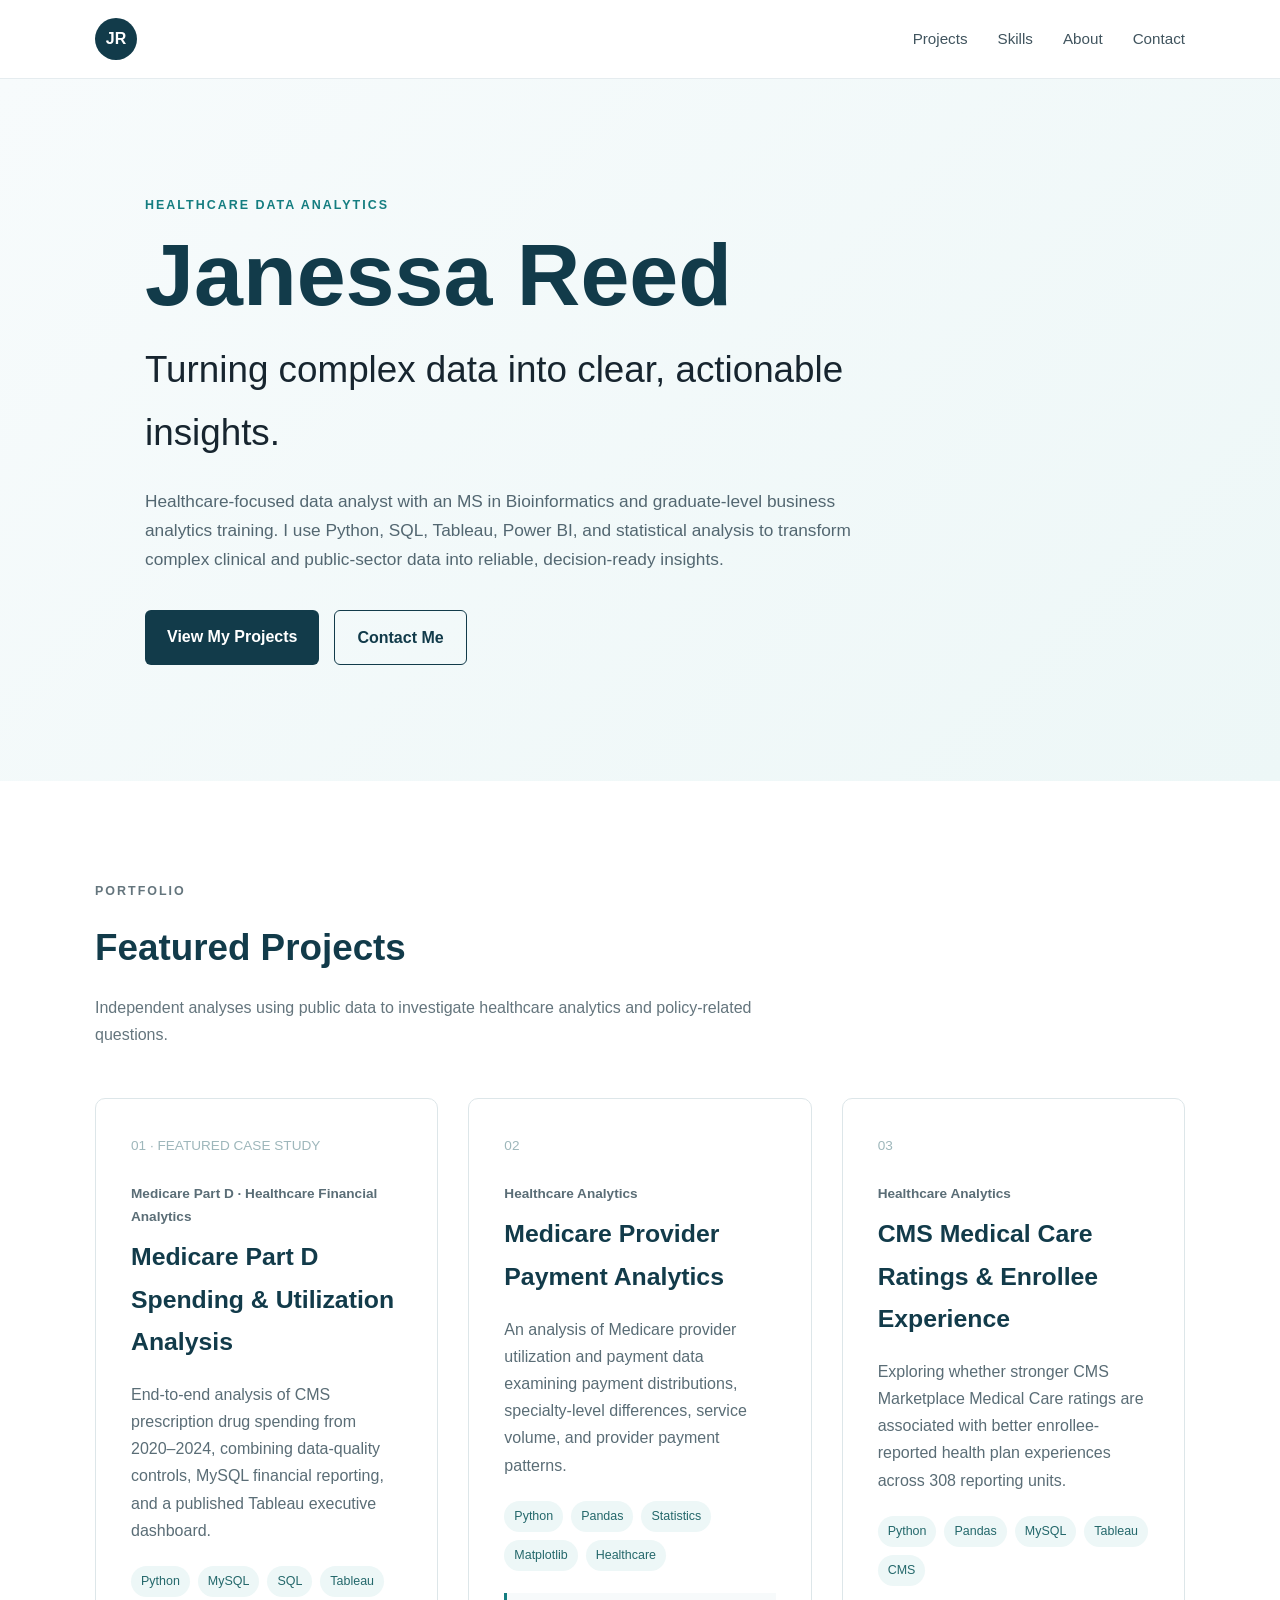
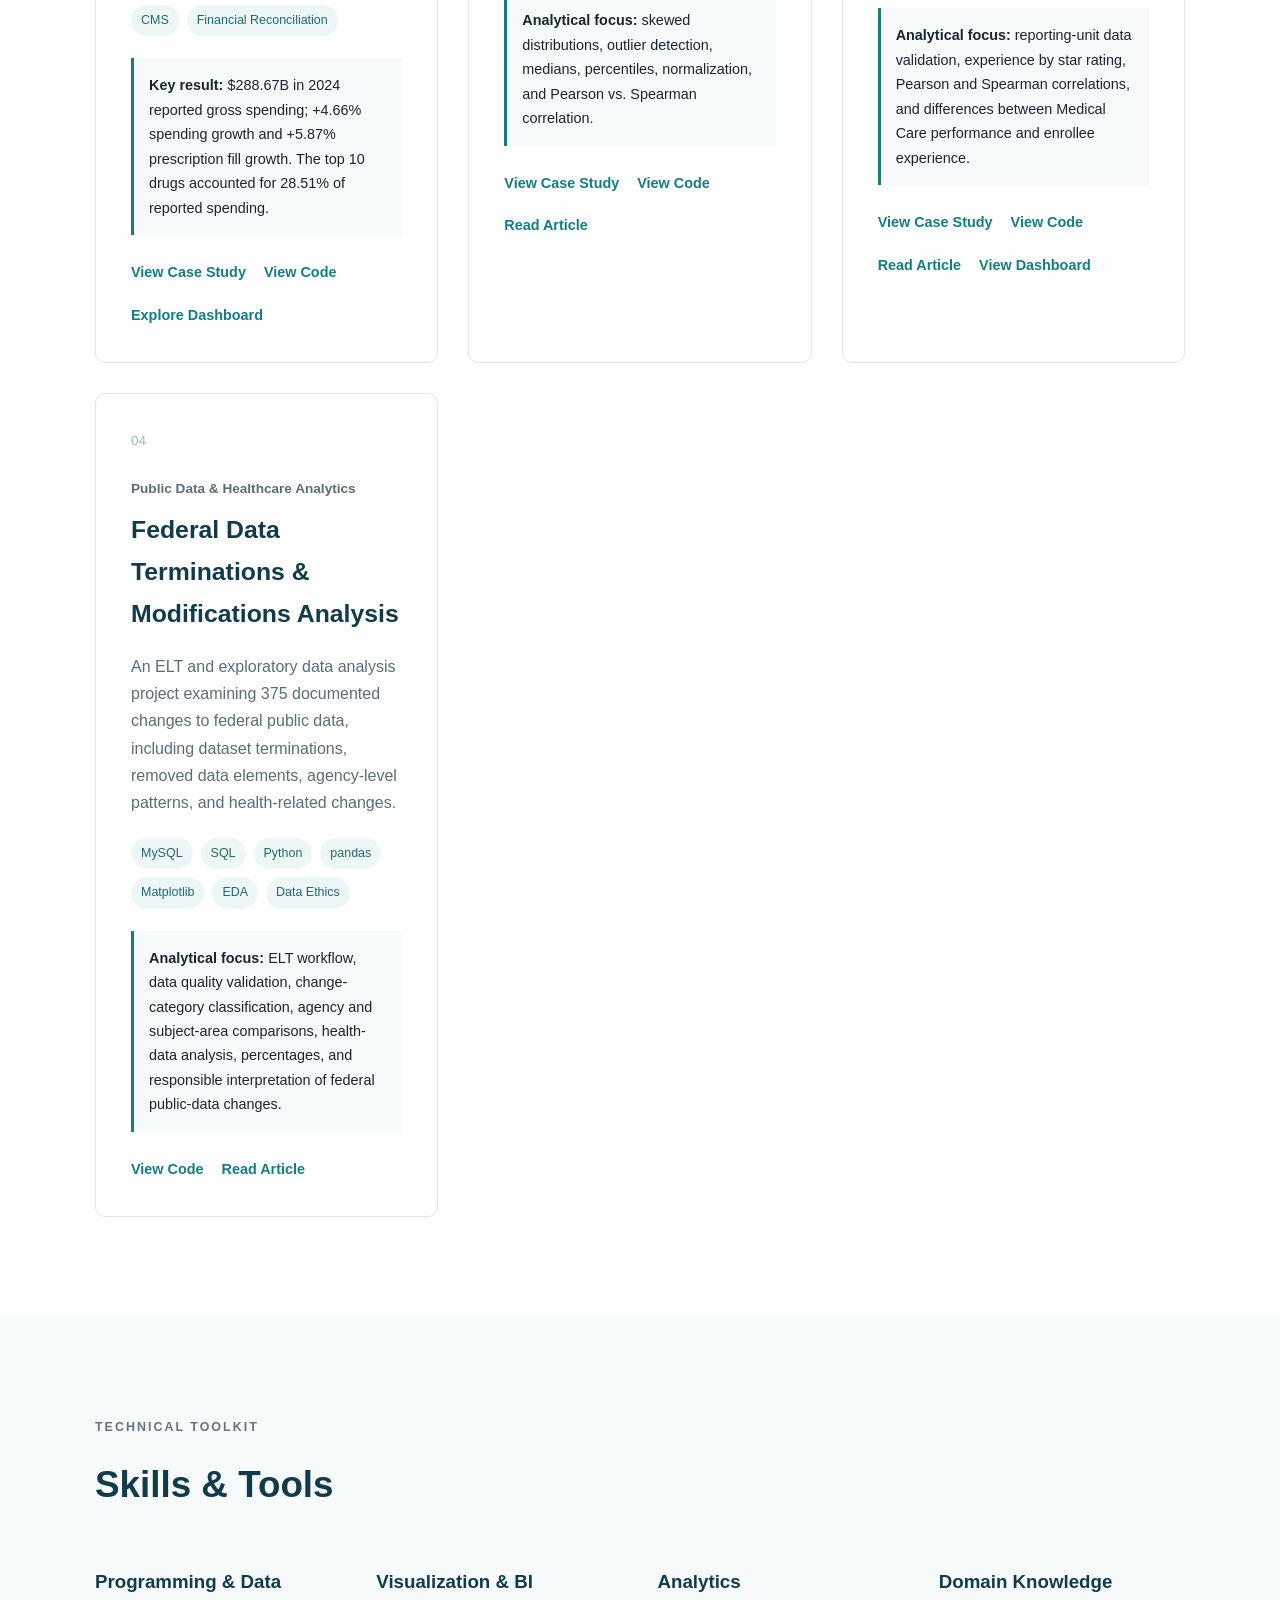
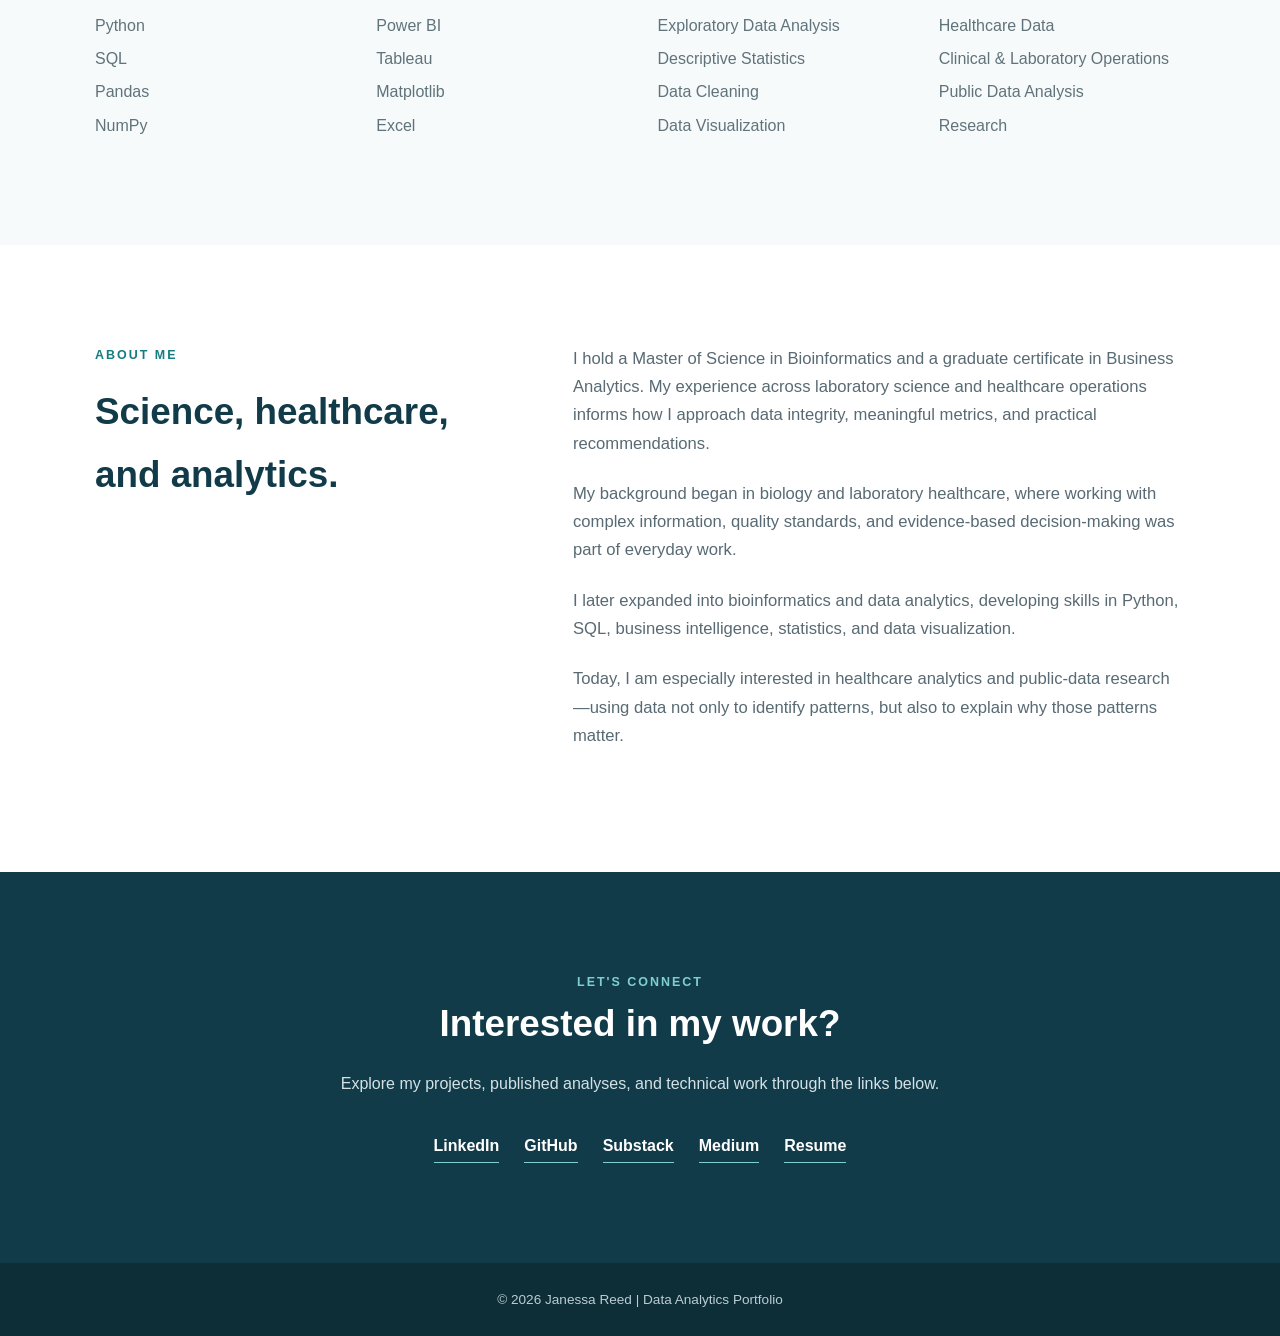
<file: index.html>
<!DOCTYPE html>
<html lang="en">
<head>
<meta charset="utf-8"/>
<meta content="width=device-width, initial-scale=1.0" name="viewport"/>
<title>Janessa Reed | Healthcare Data Analyst</title>
<meta content="Healthcare data analytics portfolio showcasing Medicare Part D spending, utilization, financial reconciliation, CMS data quality, Python, SQL and Tableau projects." name="description"/>
<link href="style.css" rel="stylesheet"/>
<!-- Original stylesheet embedded for reliable ZIP previews. -->

</head>
<body>
<!-- Navigation -->
<header>
<nav class="navbar">
<div class="logo">JR</div>
<ul class="nav-links">
<li><a href="#projects">Projects</a></li>
<li><a href="#skills">Skills</a></li>
<li><a href="#about">About</a></li>
<li><a href="#contact">Contact</a></li>
</ul>
</nav>
</header>
<!-- Hero Section -->
<main>
<section class="hero">
<div class="hero-content">
<p class="eyebrow">HEALTHCARE DATA ANALYTICS</p>
<h1>Janessa Reed</h1>
<h2>
                    Turning complex data into clear, actionable insights.
                </h2>
<p class="hero-description">Healthcare-focused data analyst with an MS in Bioinformatics and graduate-level business analytics training. I use Python, SQL, Tableau, Power BI, and statistical analysis to transform complex clinical and public-sector data into reliable, decision-ready insights.</p>
<div class="hero-buttons">
<a class="button primary-button" href="#projects">
                        View My Projects
                    </a>
<a class="button secondary-button" href="#contact">
                        Contact Me
                    </a>
</div>
</div>
</section>
<!-- Featured Projects -->
<section class="section" id="projects">
<div class="section-heading">
<p class="eyebrow">PORTFOLIO</p>
<h2>Featured Projects</h2>
<p>
                    Independent analyses using public data to investigate
                    healthcare analytics and policy-related questions.
                </p>
</div>
<div class="project-grid"><article class="project-card featured-project">
<div class="project-number">01 · FEATURED CASE STUDY</div>
<p class="project-category">Medicare Part D · Healthcare Financial Analytics</p>
<h3>Medicare Part D Spending &amp; Utilization Analysis</h3>
<p>End-to-end analysis of CMS prescription drug spending from 2020–2024, combining data-quality controls, MySQL financial reporting, and a published Tableau executive dashboard.</p>
<div class="project-tags"><span>Python</span><span>MySQL</span><span>SQL</span><span>Tableau</span><span>CMS</span><span>Financial Reconciliation</span></div>
<div class="project-insight"><strong>Key result:</strong> $288.67B in 2024 reported gross spending; +4.66% spending growth and +5.87% prescription fill growth. The top 10 drugs accounted for 28.51% of reported spending.</div>
<div class="project-links">
<a href="medicare-part-d.html">View Case Study</a>
<a href="https://github.com/jreed2021/medicare-part-d-spending-analysis" rel="noopener noreferrer" target="_blank">View Code</a>
<a href="https://public.tableau.com/app/profile/janessa.reed/viz/MedicarePartDSpendingUtilizationAnalysis/MedicarePartDSpendingUtilizationAnalysis" rel="noopener noreferrer" target="_blank">Explore Dashboard</a>
</div>
</article>
<!-- Medicare Project -->
<article class="project-card">
<div class="project-number">02</div>
<p class="project-category">
                        Healthcare Analytics
                    </p>
<h3>
                        Medicare Provider Payment Analytics
                    </h3>
<p>
                        An analysis of Medicare provider utilization and payment
                        data examining payment distributions, specialty-level
                        differences, service volume, and provider payment patterns.
                    </p>
<div class="project-tags">
<span>Python</span>
<span>Pandas</span>
<span>Statistics</span>
<span>Matplotlib</span>
<span>Healthcare</span>
</div>
<div class="project-insight">
<strong>Analytical focus:</strong>
                        skewed distributions, outlier detection, medians,
                        percentiles, normalization, and Pearson vs. Spearman
                        correlation.
                    </div>
<div class="project-links">
<a href="medicare.html">
                            View Case Study
                        </a>
<a href="https://github.com/jreed2021/medicare-provider-payment-analysis" rel="noopener noreferrer" target="_blank">
                            View Code
                        </a>
<a href="https://medium.com/@reed.janessa21/why-do-some-medicare-providers-receive-more-volume-explains-a-lot-but-not-everything-f134012d2d88" rel="noopener noreferrer" target="_blank">
                            Read Article
                        </a>
</div>
</article>
<!-- CMS Medical Care Ratings and Enrollee Experience Project -->
<article class="project-card">
<div class="project-number">03</div>
<p class="project-category">Healthcare Analytics</p>
<h3>CMS Medical Care Ratings &amp; Enrollee Experience</h3>
<p>
                        Exploring whether stronger CMS Marketplace Medical Care ratings
                        are associated with better enrollee-reported health plan experiences
                        across 308 reporting units.
                    </p>
<div class="project-tags">
<span>Python</span>
<span>Pandas</span>
<span>MySQL</span>
<span>Tableau</span>
<span>CMS</span>
</div>
<div class="project-insight">
<strong>Analytical focus:</strong>
                        reporting-unit data validation, experience by star rating,
                        Pearson and Spearman correlations, and differences between
                        Medical Care performance and enrollee experience.
                    </div>
<div class="project-links">
<a href="cms-experience.html">View Case Study</a>
<a href="https://github.com/jreed2021/cms-health-plan-experience-analysis" rel="noopener noreferrer" target="_blank">View Code</a>
<a href="https://medium.com/@reed.janessa21/does-a-higher-rated-health-plan-actually-mean-a-better-patient-experience-5209d96bfe1c" rel="noopener noreferrer" target="_blank">Read Article</a>
<a href="https://public.tableau.com/app/profile/janessa.reed/viz/CMSMedicalCareRatingsandEnrolleeExperience/Dashboard1" rel="noopener noreferrer" target="_blank">View Dashboard</a>
</div>
</article>
<!-- Federal Data Terminations Project -->
<article class="project-card">
<div class="project-number">04</div>
<p class="project-category">
                      Public Data &amp; Healthcare Analytics
                   </p>
<h3>
                      Federal Data Terminations &amp; Modifications Analysis
                   </h3>
<p>
                     An ELT and exploratory data analysis project examining
                     375 documented changes to federal public data, including
                     dataset terminations, removed data elements, agency-level
                     patterns, and health-related changes.
                    </p>
<div class="project-tags">
<span>MySQL</span>
<span>SQL</span>
<span>Python</span>
<span>pandas</span>
<span>Matplotlib</span>
<span>EDA</span>
<span>Data Ethics</span>
</div>
<div class="project-insight">
<strong>Analytical focus:</strong>
                     ELT workflow, data quality validation, change-category
                     classification, agency and subject-area comparisons,
                     health-data analysis, percentages, and responsible
                    interpretation of federal public-data changes.
                </div>
<div class="project-links">
<a href="https://github.com/jreed2021/federal-data-termination-analysis" rel="noopener noreferrer" target="_blank">
                       View Code
                   </a>
<a href="https://medium.com/@reed.janessa21/when-the-data-disappears-what-i-found-after-analyzing-changes-to-federal-public-data-841e0a6fd6cc" rel="noopener noreferrer" target="_blank">
                   Read Article
               </a>
</div>
</article>
</div>
</section>
<!-- Skills -->
<section class="section alternate-section" id="skills">
<div class="section-heading">
<p class="eyebrow">TECHNICAL TOOLKIT</p>
<h2>Skills &amp; Tools</h2>
</div>
<div class="skills-grid">
<div class="skill-group">
<h3>Programming &amp; Data</h3>
<p>Python</p>
<p>SQL</p>
<p>Pandas</p>
<p>NumPy</p>
</div>
<div class="skill-group">
<h3>Visualization &amp; BI</h3>
<p>Power BI</p>
<p>Tableau</p>
<p>Matplotlib</p>
<p>Excel</p>
</div>
<div class="skill-group">
<h3>Analytics</h3>
<p>Exploratory Data Analysis</p>
<p>Descriptive Statistics</p>
<p>Data Cleaning</p>
<p>Data Visualization</p>
</div>
<div class="skill-group">
<h3>Domain Knowledge</h3>
<p>Healthcare Data</p>
<p>Clinical &amp; Laboratory Operations</p>
<p>Public Data Analysis</p>
<p>Research</p>
</div>
</div>
</section>
<!-- About -->
<section class="section" id="about">
<div class="about-grid">
<div>
<p class="eyebrow">ABOUT ME</p>
<h2>
                        Science, healthcare, and analytics.
                    </h2>
</div>
<div class="about-text">
<p>I hold a Master of Science in Bioinformatics and a graduate certificate in Business Analytics. My experience across laboratory science and healthcare operations informs how I approach data integrity, meaningful metrics, and practical recommendations.</p><p>
                        My background began in biology and laboratory healthcare,
                        where working with complex information, quality standards,
                        and evidence-based decision-making was part of everyday work.
                    </p>
<p>
                        I later expanded into bioinformatics and data analytics,
                        developing skills in Python, SQL, business intelligence,
                        statistics, and data visualization.
                    </p>
<p>
                        Today, I am especially interested in healthcare analytics
                        and public-data research—using data not only to identify
                        patterns, but also to explain why those patterns matter.
                    </p>
</div>
</div>
</section>
<!-- Contact -->
<section class="contact-section" id="contact">
<p class="eyebrow">
                LET'S CONNECT
            </p>
<h2>
                Interested in my work?
            </h2>
<p>
                Explore my projects, published analyses, and technical work
                through the links below.
            </p>
<div class="contact-links">
<a href="https://www.linkedin.com/in/janessa-clark-reed-els-aab-413263111/" rel="noopener noreferrer" target="_blank">
                    LinkedIn
                </a>
<a href="https://github.com/jreed2021" rel="noopener noreferrer" target="_blank">
                    GitHub
                </a>
<a href="https://substack.com/@janessareed" rel="noopener noreferrer" target="_blank">
                    Substack
                </a>
<a href="https://medium.com/@reed.janessa21" rel="noopener noreferrer" target="_blank">
                    Medium
                </a>
<a href="Janessa Reed, Data Analyst.pdf" rel="noopener noreferrer" target="_blank">
                    Resume
                </a>
</div>
</section>
</main>
<!-- Footer -->
<footer>
<p>
            © 2026 Janessa Reed | Data Analytics Portfolio
        </p>
</footer>
</body>
</html>
</file>
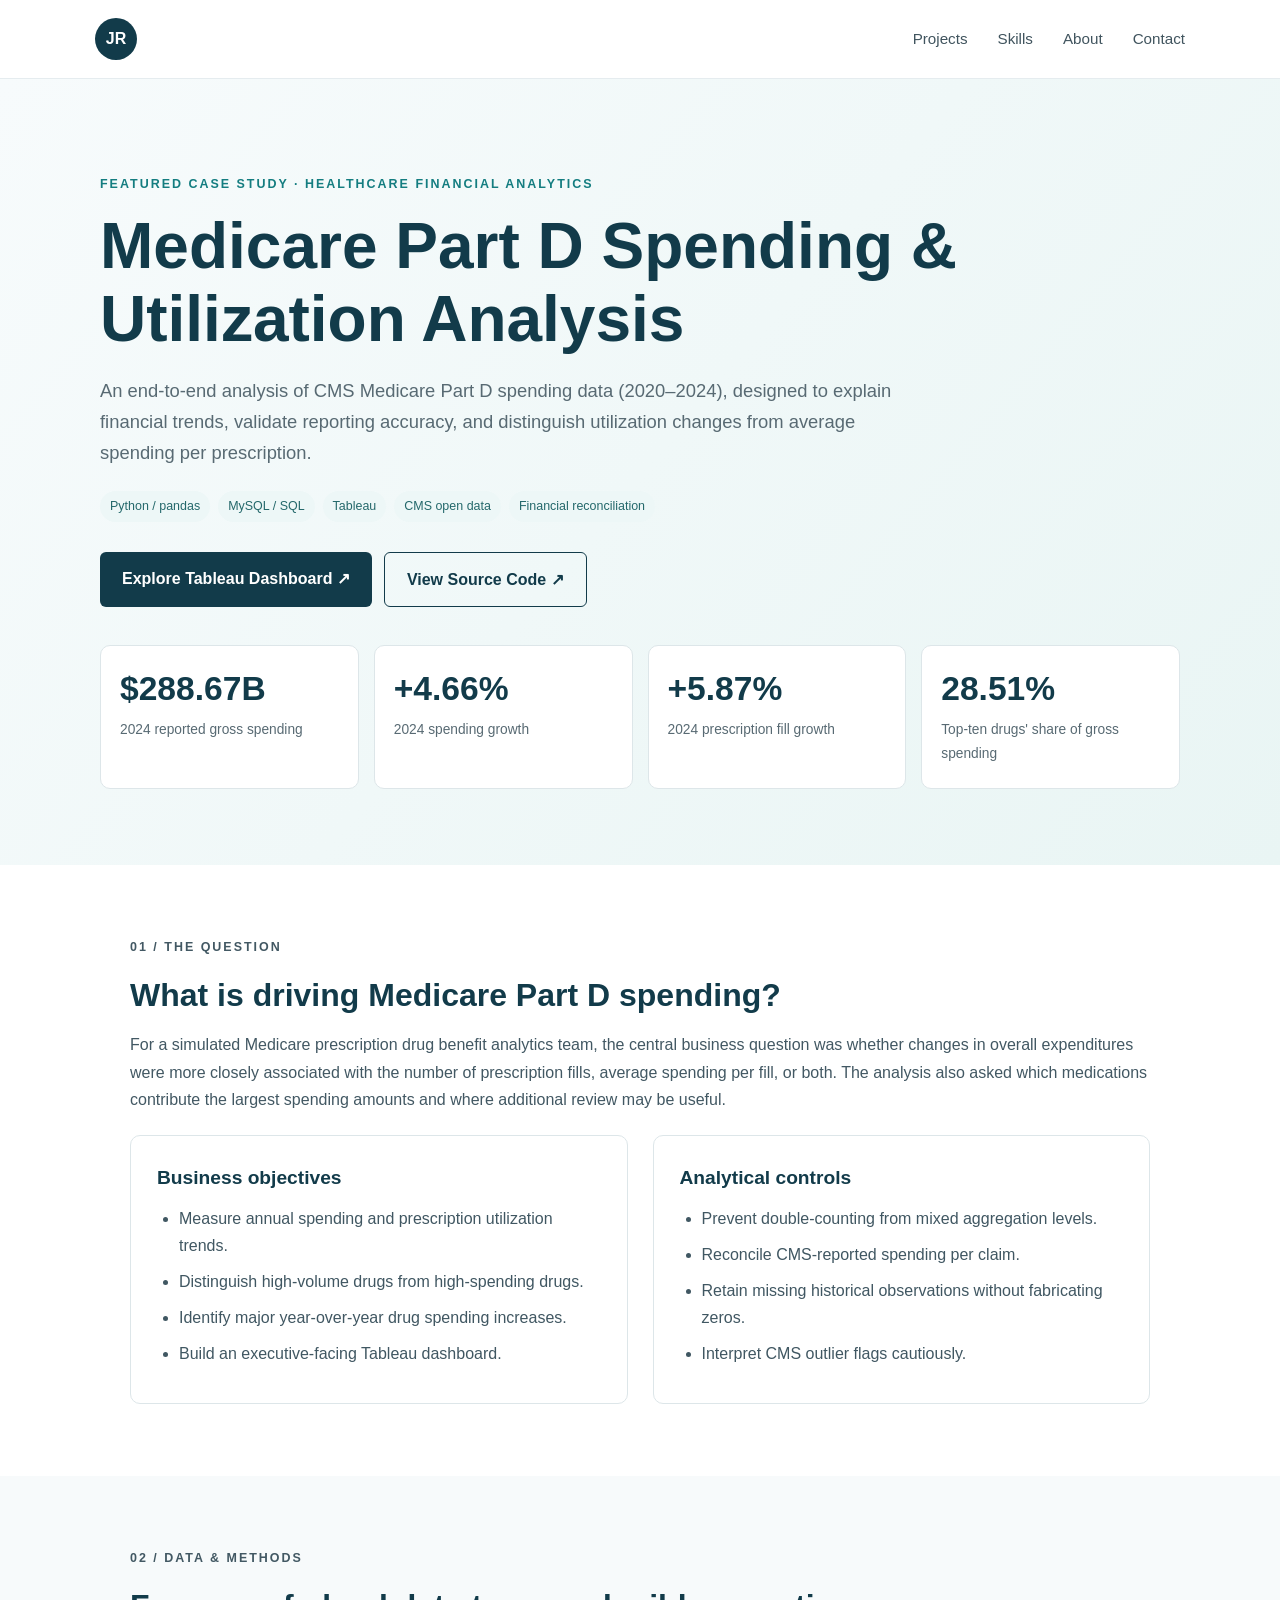
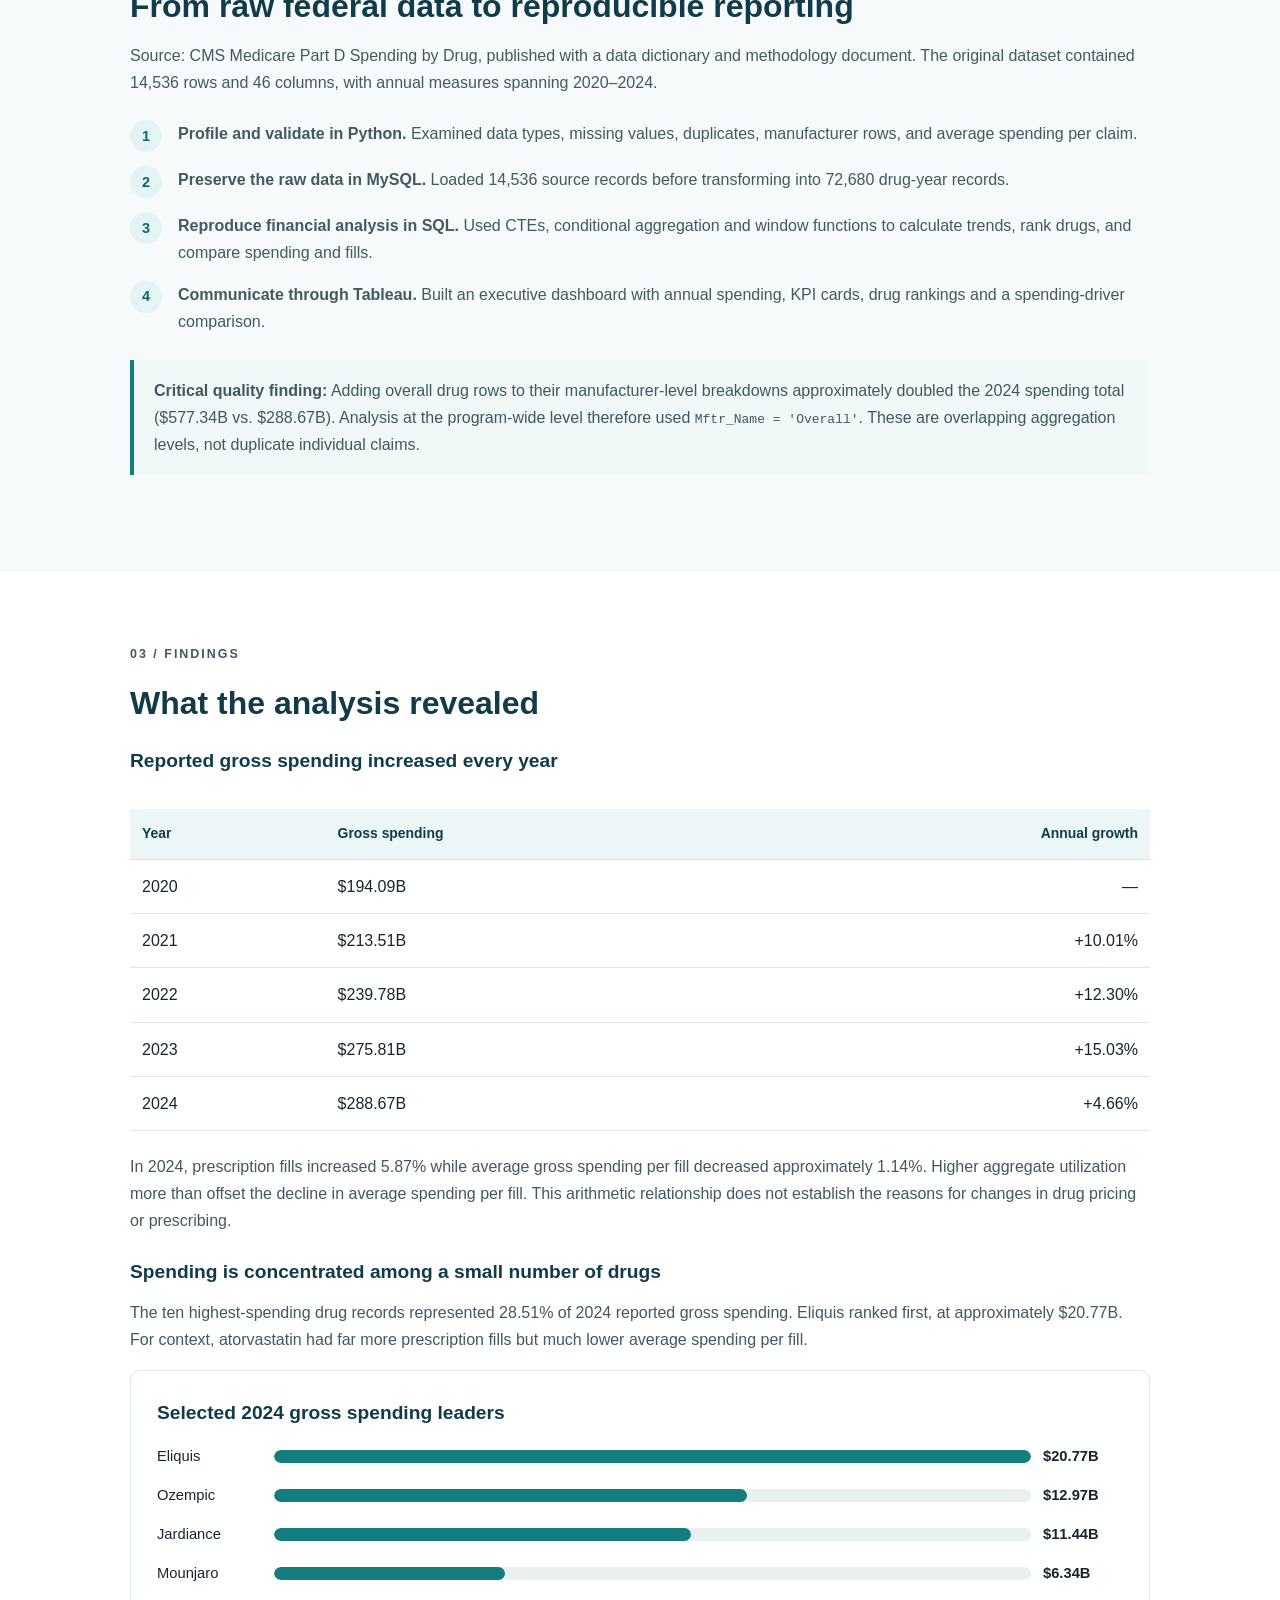
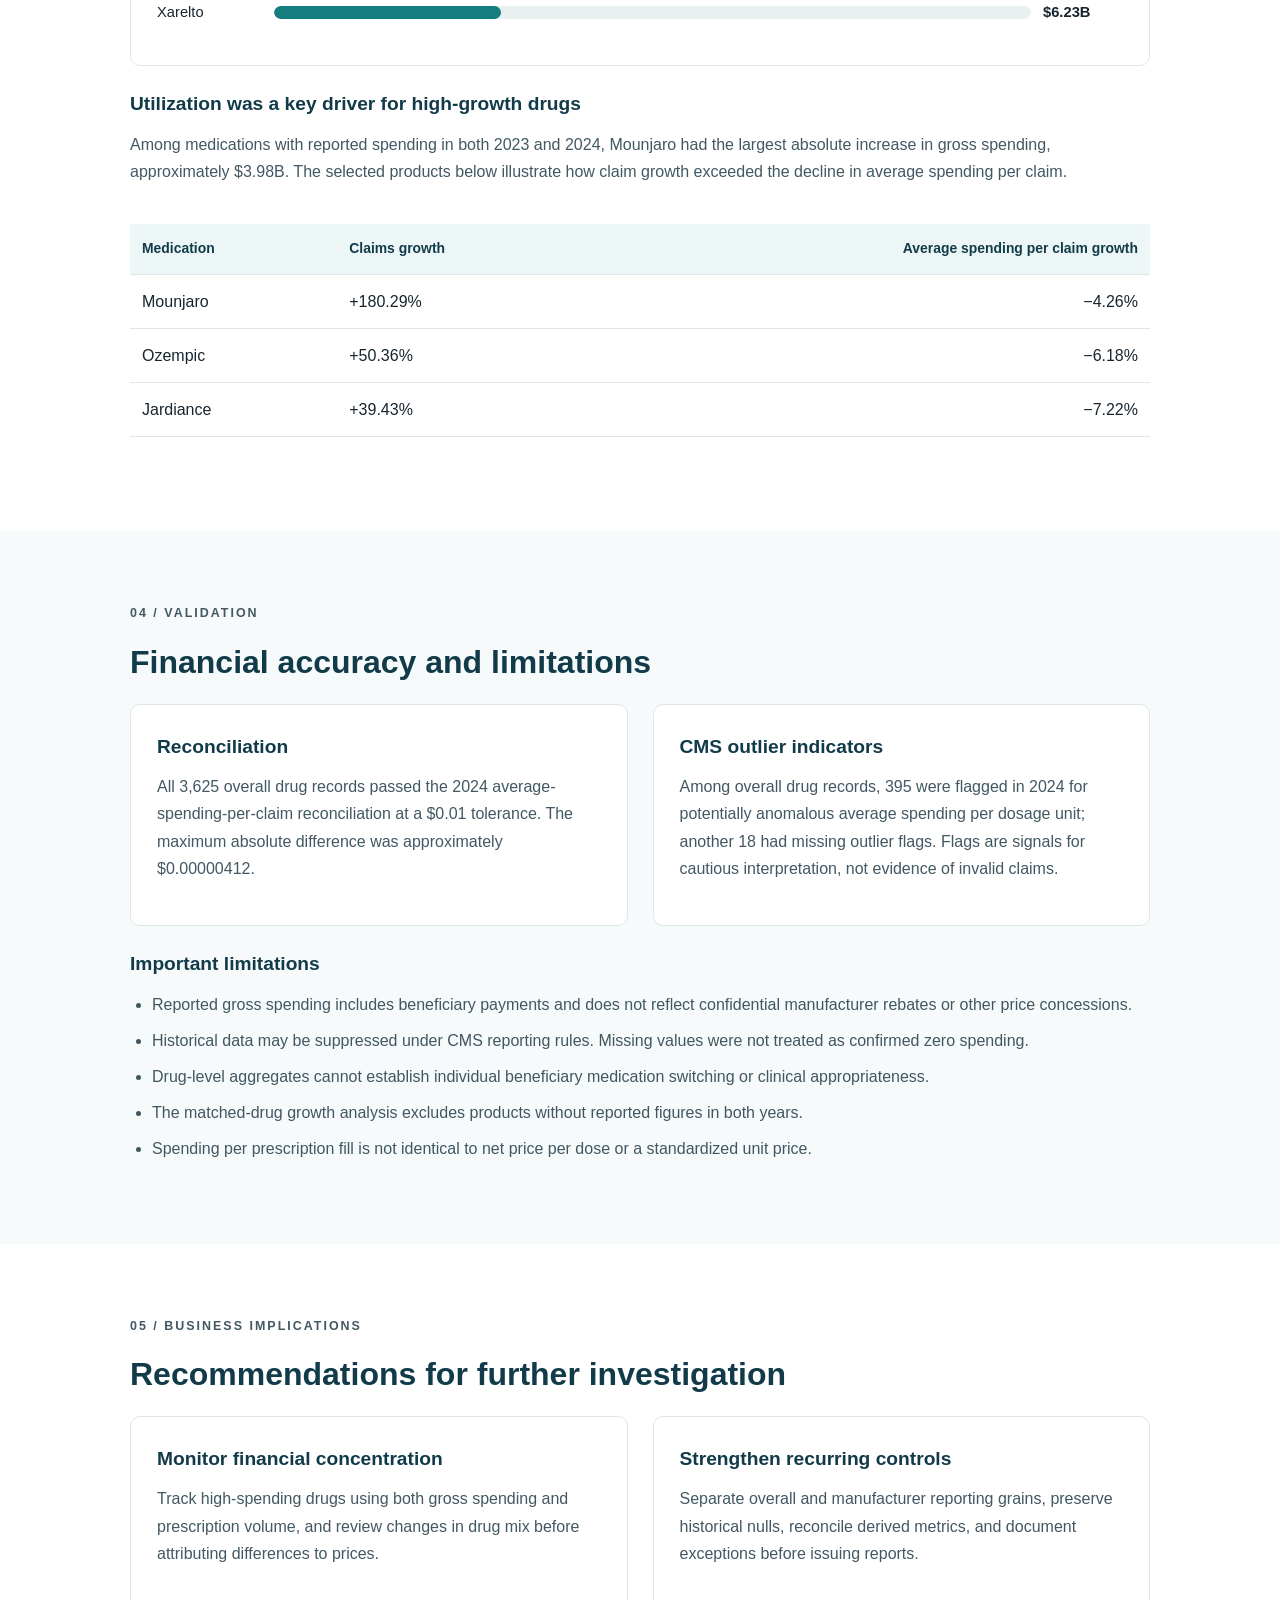
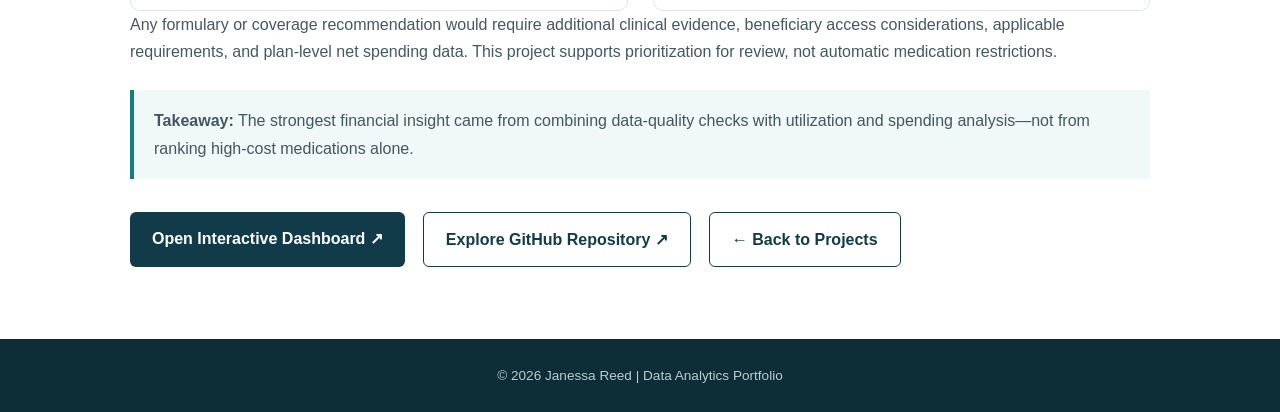
<file: medicare-part-d.html>
<!DOCTYPE html>
<html lang="en">
<head>
<meta charset="UTF-8">
<meta name="viewport" content="width=device-width,initial-scale=1">
<meta name="description" content="A Medicare Part D prescription drug spending and utilization case study using CMS data, Python, MySQL and Tableau, by Janessa Reed.">
<title>Medicare Part D Spending &amp; Utilization | Janessa Reed</title>
<link rel="stylesheet" href="style.css?v=20261103">
<!-- Case-study-specific layout is embedded to prevent missing styles after a GitHub upload. -->
<style>
/* Portfolio enhancement and Medicare Part D case study */
:root { --navy:#123b4a; --teal:#147d80; --muted:#586a73; --line:#dde6e9; --pale:#f1f8f8; }
body { -webkit-font-smoothing:antialiased; }
a:focus-visible {outline:3px solid #147d80;outline-offset:4px;}
.featured-project {border:2px solid #81b9b9;background:linear-gradient(155deg,#ffffff 63%,#f0fafa);}
.featured-project .project-number {color:#0b6a6d;font-weight:700;letter-spacing:.08em;}
.case-hero {padding:95px 30px 76px;background:linear-gradient(130deg,#f7fbfc,#e9f5f4);}
.case-container {max-width:1080px;margin:0 auto;}
.case-hero h1 {font-size:clamp(2.4rem,5vw,4.1rem);line-height:1.13;color:var(--navy);max-width:900px;margin:12px 0 20px;}
.case-intro {max-width:810px;color:var(--muted);font-size:1.15rem;}
.case-links {display:flex;flex-wrap:wrap;gap:12px;margin-top:30px;}
.case-section {max-width:1080px;margin:0 auto;padding:72px 30px;}
.case-section h2 {font-size:2rem;color:var(--navy);margin-bottom:16px;line-height:1.25;}
.case-section p {color:#425863;margin-bottom:17px;}
.case-section h3 {color:var(--navy);font-size:1.2rem;margin:22px 0 10px;}
.case-alt {background:#f7fafb;}
.case-alt .case-section {padding-top:72px;padding-bottom:72px;}
.case-kpis {display:grid;grid-template-columns:repeat(4,minmax(0,1fr));gap:15px;margin:38px 0 0;}
.case-kpi {padding:23px 19px;background:white;border:1px solid var(--line);border-radius:10px;}
.case-kpi .number {display:block;color:var(--navy);font-size:clamp(1.45rem,2.8vw,2.1rem);font-weight:800;line-height:1.2;}
.case-kpi .detail {display:block;color:var(--muted);font-size:.86rem;margin-top:9px;}
.case-cols {display:grid;grid-template-columns:repeat(2,minmax(0,1fr));gap:25px;margin-top:22px;}
.case-panel {background:white;border:1px solid var(--line);border-radius:10px;padding:26px;}
.case-panel h3 {margin-top:0;}
.case-panel ul,.case-section ul {padding-left:22px;color:#405762;}
.case-panel li,.case-section li {margin-bottom:9px;}
.case-table {width:100%;border-collapse:collapse;margin:22px 0;min-width:500px;}
.case-table th,.case-table td {padding:13px 12px;text-align:left;border-bottom:1px solid var(--line);}
.case-table th {background:#edf6f6;color:var(--navy);font-size:.87rem;}
.case-table td:last-child,.case-table th:last-child {text-align:right;}
.table-scroll {overflow-x:auto;}
.case-note {border-left:4px solid var(--teal);background:var(--pale);padding:17px 20px;margin:25px 0;color:#405762;}
.case-bar-row {display:grid;grid-template-columns:105px 1fr 80px;gap:12px;align-items:center;margin:14px 0;font-size:.92rem;}
.case-bar-track {height:13px;background:#e9f0f0;border-radius:7px;overflow:hidden;}
.case-bar-fill {display:block;height:100%;background:#147d80;border-radius:7px;}
.case-footer-nav {display:flex;gap:18px;flex-wrap:wrap;margin-top:33px;}
.case-method {counter-reset:steps;display:grid;gap:14px;margin:24px 0;}
.case-step {display:flex;gap:16px;align-items:flex-start;}
.case-step:before {counter-increment:steps;content:counter(steps);display:grid;place-items:center;flex:0 0 32px;height:32px;background:#e4f3f3;border-radius:50%;font-size:.9rem;font-weight:700;color:#0a6769;}
.case-step p {margin:0;}
@media(max-width:760px){.case-kpis{grid-template-columns:repeat(2,minmax(0,1fr));}.case-cols{grid-template-columns:1fr;}.case-hero{padding:72px 22px 58px;}.case-section,.case-alt .case-section{padding:55px 22px;}.case-bar-row{grid-template-columns:78px 1fr 64px;gap:7px;font-size:.78rem;}.nav-links{flex-wrap:wrap;justify-content:flex-end;}}
@media(max-width:460px){.case-kpis{grid-template-columns:1fr 1fr;gap:9px;}.case-kpi{padding:17px 12px;}.case-kpi .number{font-size:1.4rem;}}

</style>
</head>
<body>
<header><nav class="navbar" aria-label="Main navigation"><a class="logo" href="index.html" aria-label="Return to portfolio home">JR</a><ul class="nav-links"><li><a href="index.html#projects">Projects</a></li><li><a href="index.html#skills">Skills</a></li><li><a href="index.html#about">About</a></li><li><a href="index.html#contact">Contact</a></li></ul></nav></header>
<main>
<section class="case-hero"><div class="case-container"><p class="eyebrow">FEATURED CASE STUDY · HEALTHCARE FINANCIAL ANALYTICS</p><h1>Medicare Part D Spending &amp; Utilization Analysis</h1><p class="case-intro">An end-to-end analysis of CMS Medicare Part D spending data (2020–2024), designed to explain financial trends, validate reporting accuracy, and distinguish utilization changes from average spending per prescription.</p><div class="project-tags" aria-label="Project tools"><span>Python / pandas</span><span>MySQL / SQL</span><span>Tableau</span><span>CMS open data</span><span>Financial reconciliation</span></div><div class="case-links"><a class="button primary-button" href="https://public.tableau.com/app/profile/janessa.reed/viz/MedicarePartDSpendingUtilizationAnalysis/MedicarePartDSpendingUtilizationAnalysis" target="_blank" rel="noopener noreferrer">Explore Tableau Dashboard ↗</a><a class="button secondary-button" href="https://github.com/jreed2021/medicare-part-d-spending-analysis" target="_blank" rel="noopener noreferrer">View Source Code ↗</a></div><div class="case-kpis"><div class="case-kpi"><span class="number">$288.67B</span><span class="detail">2024 reported gross spending</span></div><div class="case-kpi"><span class="number">+4.66%</span><span class="detail">2024 spending growth</span></div><div class="case-kpi"><span class="number">+5.87%</span><span class="detail">2024 prescription fill growth</span></div><div class="case-kpi"><span class="number">28.51%</span><span class="detail">Top-ten drugs' share of gross spending</span></div></div></div></section>
<section class="case-section"><p class="eyebrow">01 / THE QUESTION</p><h2>What is driving Medicare Part D spending?</h2><p>For a simulated Medicare prescription drug benefit analytics team, the central business question was whether changes in overall expenditures were more closely associated with the number of prescription fills, average spending per fill, or both. The analysis also asked which medications contribute the largest spending amounts and where additional review may be useful.</p><div class="case-cols"><div class="case-panel"><h3>Business objectives</h3><ul><li>Measure annual spending and prescription utilization trends.</li><li>Distinguish high-volume drugs from high-spending drugs.</li><li>Identify major year-over-year drug spending increases.</li><li>Build an executive-facing Tableau dashboard.</li></ul></div><div class="case-panel"><h3>Analytical controls</h3><ul><li>Prevent double-counting from mixed aggregation levels.</li><li>Reconcile CMS-reported spending per claim.</li><li>Retain missing historical observations without fabricating zeros.</li><li>Interpret CMS outlier flags cautiously.</li></ul></div></div></section>
<div class="case-alt"><section class="case-section"><p class="eyebrow">02 / DATA &amp; METHODS</p><h2>From raw federal data to reproducible reporting</h2><p>Source: CMS Medicare Part D Spending by Drug, published with a data dictionary and methodology document. The original dataset contained 14,536 rows and 46 columns, with annual measures spanning 2020–2024.</p><div class="case-method"><div class="case-step"><p><strong>Profile and validate in Python.</strong> Examined data types, missing values, duplicates, manufacturer rows, and average spending per claim.</p></div><div class="case-step"><p><strong>Preserve the raw data in MySQL.</strong> Loaded 14,536 source records before transforming into 72,680 drug-year records.</p></div><div class="case-step"><p><strong>Reproduce financial analysis in SQL.</strong> Used CTEs, conditional aggregation and window functions to calculate trends, rank drugs, and compare spending and fills.</p></div><div class="case-step"><p><strong>Communicate through Tableau.</strong> Built an executive dashboard with annual spending, KPI cards, drug rankings and a spending-driver comparison.</p></div></div><div class="case-note"><strong>Critical quality finding:</strong> Adding overall drug rows to their manufacturer-level breakdowns approximately doubled the 2024 spending total ($577.34B vs. $288.67B). Analysis at the program-wide level therefore used <code>Mftr_Name = 'Overall'</code>. These are overlapping aggregation levels, not duplicate individual claims.</div></section></div>
<section class="case-section"><p class="eyebrow">03 / FINDINGS</p><h2>What the analysis revealed</h2><h3>Reported gross spending increased every year</h3><div class="table-scroll"><table class="case-table"><thead><tr><th>Year</th><th>Gross spending</th><th>Annual growth</th></tr></thead><tbody><tr><td>2020</td><td>$194.09B</td><td>—</td></tr><tr><td>2021</td><td>$213.51B</td><td>+10.01%</td></tr><tr><td>2022</td><td>$239.78B</td><td>+12.30%</td></tr><tr><td>2023</td><td>$275.81B</td><td>+15.03%</td></tr><tr><td>2024</td><td>$288.67B</td><td>+4.66%</td></tr></tbody></table></div><p>In 2024, prescription fills increased 5.87% while average gross spending per fill decreased approximately 1.14%. Higher aggregate utilization more than offset the decline in average spending per fill. This arithmetic relationship does not establish the reasons for changes in drug pricing or prescribing.</p>
<h3>Spending is concentrated among a small number of drugs</h3><p>The ten highest-spending drug records represented 28.51% of 2024 reported gross spending. Eliquis ranked first, at approximately $20.77B. For context, atorvastatin had far more prescription fills but much lower average spending per fill.</p><div class="case-panel" role="img" aria-label="Selected 2024 high-spending drugs: Eliquis 20.77 billion, Ozempic 12.97 billion, Jardiance 11.44 billion, Mounjaro 6.34 billion, Xarelto 6.23 billion"><h3>Selected 2024 gross spending leaders</h3><div class="case-bar-row"><span>Eliquis</span><div class="case-bar-track"><span class="case-bar-fill" style="width:100%"></span></div><strong>$20.77B</strong></div><div class="case-bar-row"><span>Ozempic</span><div class="case-bar-track"><span class="case-bar-fill" style="width:62.45%"></span></div><strong>$12.97B</strong></div><div class="case-bar-row"><span>Jardiance</span><div class="case-bar-track"><span class="case-bar-fill" style="width:55.08%"></span></div><strong>$11.44B</strong></div><div class="case-bar-row"><span>Mounjaro</span><div class="case-bar-track"><span class="case-bar-fill" style="width:30.52%"></span></div><strong>$6.34B</strong></div><div class="case-bar-row"><span>Xarelto</span><div class="case-bar-track"><span class="case-bar-fill" style="width:29.99%"></span></div><strong>$6.23B</strong></div></div>
<h3>Utilization was a key driver for high-growth drugs</h3><p>Among medications with reported spending in both 2023 and 2024, Mounjaro had the largest absolute increase in gross spending, approximately $3.98B. The selected products below illustrate how claim growth exceeded the decline in average spending per claim.</p><div class="table-scroll"><table class="case-table"><thead><tr><th>Medication</th><th>Claims growth</th><th>Average spending per claim growth</th></tr></thead><tbody><tr><td>Mounjaro</td><td>+180.29%</td><td>−4.26%</td></tr><tr><td>Ozempic</td><td>+50.36%</td><td>−6.18%</td></tr><tr><td>Jardiance</td><td>+39.43%</td><td>−7.22%</td></tr></tbody></table></div></section>
<div class="case-alt"><section class="case-section"><p class="eyebrow">04 / VALIDATION</p><h2>Financial accuracy and limitations</h2><div class="case-cols"><div class="case-panel"><h3>Reconciliation</h3><p>All 3,625 overall drug records passed the 2024 average-spending-per-claim reconciliation at a $0.01 tolerance. The maximum absolute difference was approximately $0.00000412.</p></div><div class="case-panel"><h3>CMS outlier indicators</h3><p>Among overall drug records, 395 were flagged in 2024 for potentially anomalous average spending per dosage unit; another 18 had missing outlier flags. Flags are signals for cautious interpretation, not evidence of invalid claims.</p></div></div><h3>Important limitations</h3><ul><li>Reported gross spending includes beneficiary payments and does not reflect confidential manufacturer rebates or other price concessions.</li><li>Historical data may be suppressed under CMS reporting rules. Missing values were not treated as confirmed zero spending.</li><li>Drug-level aggregates cannot establish individual beneficiary medication switching or clinical appropriateness.</li><li>The matched-drug growth analysis excludes products without reported figures in both years.</li><li>Spending per prescription fill is not identical to net price per dose or a standardized unit price.</li></ul></section></div>
<section class="case-section"><p class="eyebrow">05 / BUSINESS IMPLICATIONS</p><h2>Recommendations for further investigation</h2><div class="case-cols"><div class="case-panel"><h3>Monitor financial concentration</h3><p>Track high-spending drugs using both gross spending and prescription volume, and review changes in drug mix before attributing differences to prices.</p></div><div class="case-panel"><h3>Strengthen recurring controls</h3><p>Separate overall and manufacturer reporting grains, preserve historical nulls, reconcile derived metrics, and document exceptions before issuing reports.</p></div></div><p>Any formulary or coverage recommendation would require additional clinical evidence, beneficiary access considerations, applicable requirements, and plan-level net spending data. This project supports prioritization for review, not automatic medication restrictions.</p><div class="case-note"><strong>Takeaway:</strong> The strongest financial insight came from combining data-quality checks with utilization and spending analysis—not from ranking high-cost medications alone.</div><div class="case-footer-nav"><a class="button primary-button" href="https://public.tableau.com/app/profile/janessa.reed/viz/MedicarePartDSpendingUtilizationAnalysis/MedicarePartDSpendingUtilizationAnalysis" target="_blank" rel="noopener noreferrer">Open Interactive Dashboard ↗</a><a class="button secondary-button" href="https://github.com/jreed2021/medicare-part-d-spending-analysis" target="_blank" rel="noopener noreferrer">Explore GitHub Repository ↗</a><a class="button secondary-button" href="index.html#projects">← Back to Projects</a></div></section>
</main><footer><p>© 2026 Janessa Reed | Data Analytics Portfolio</p></footer>
</body></html>
</file>
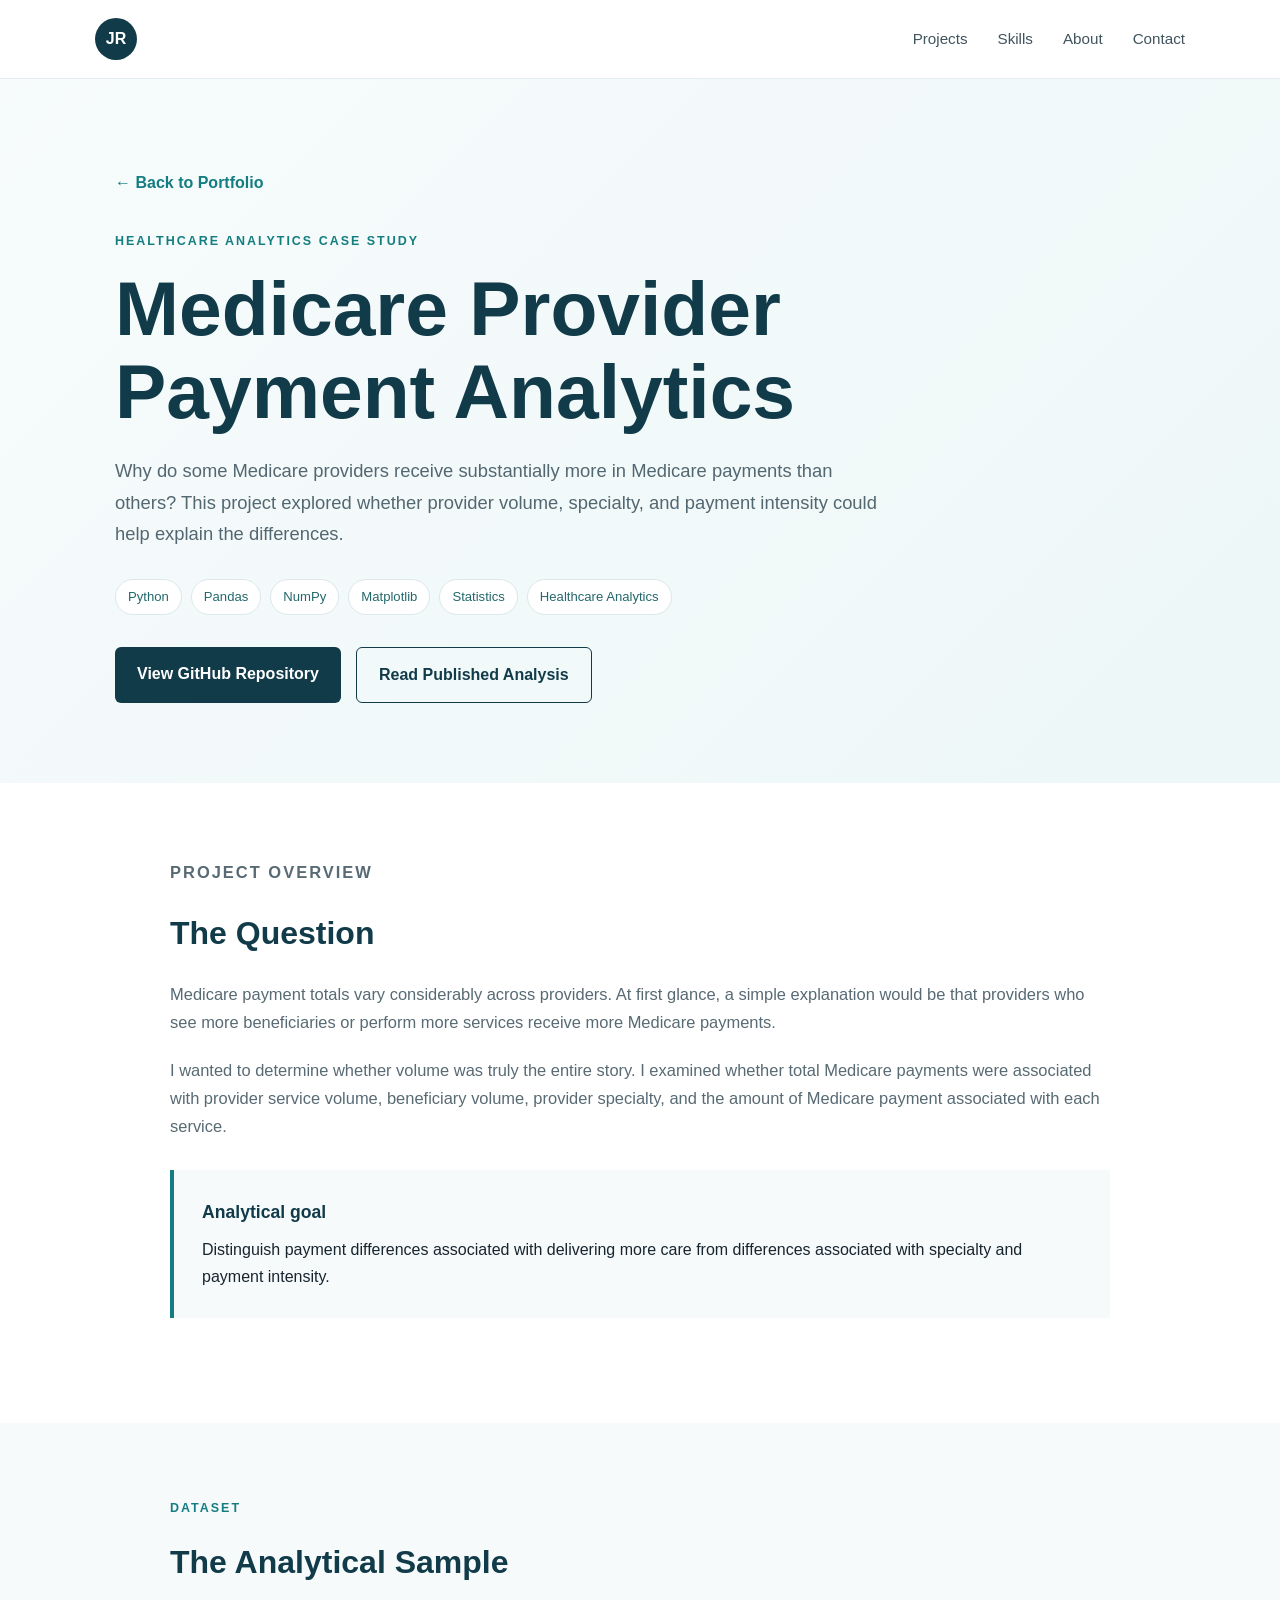
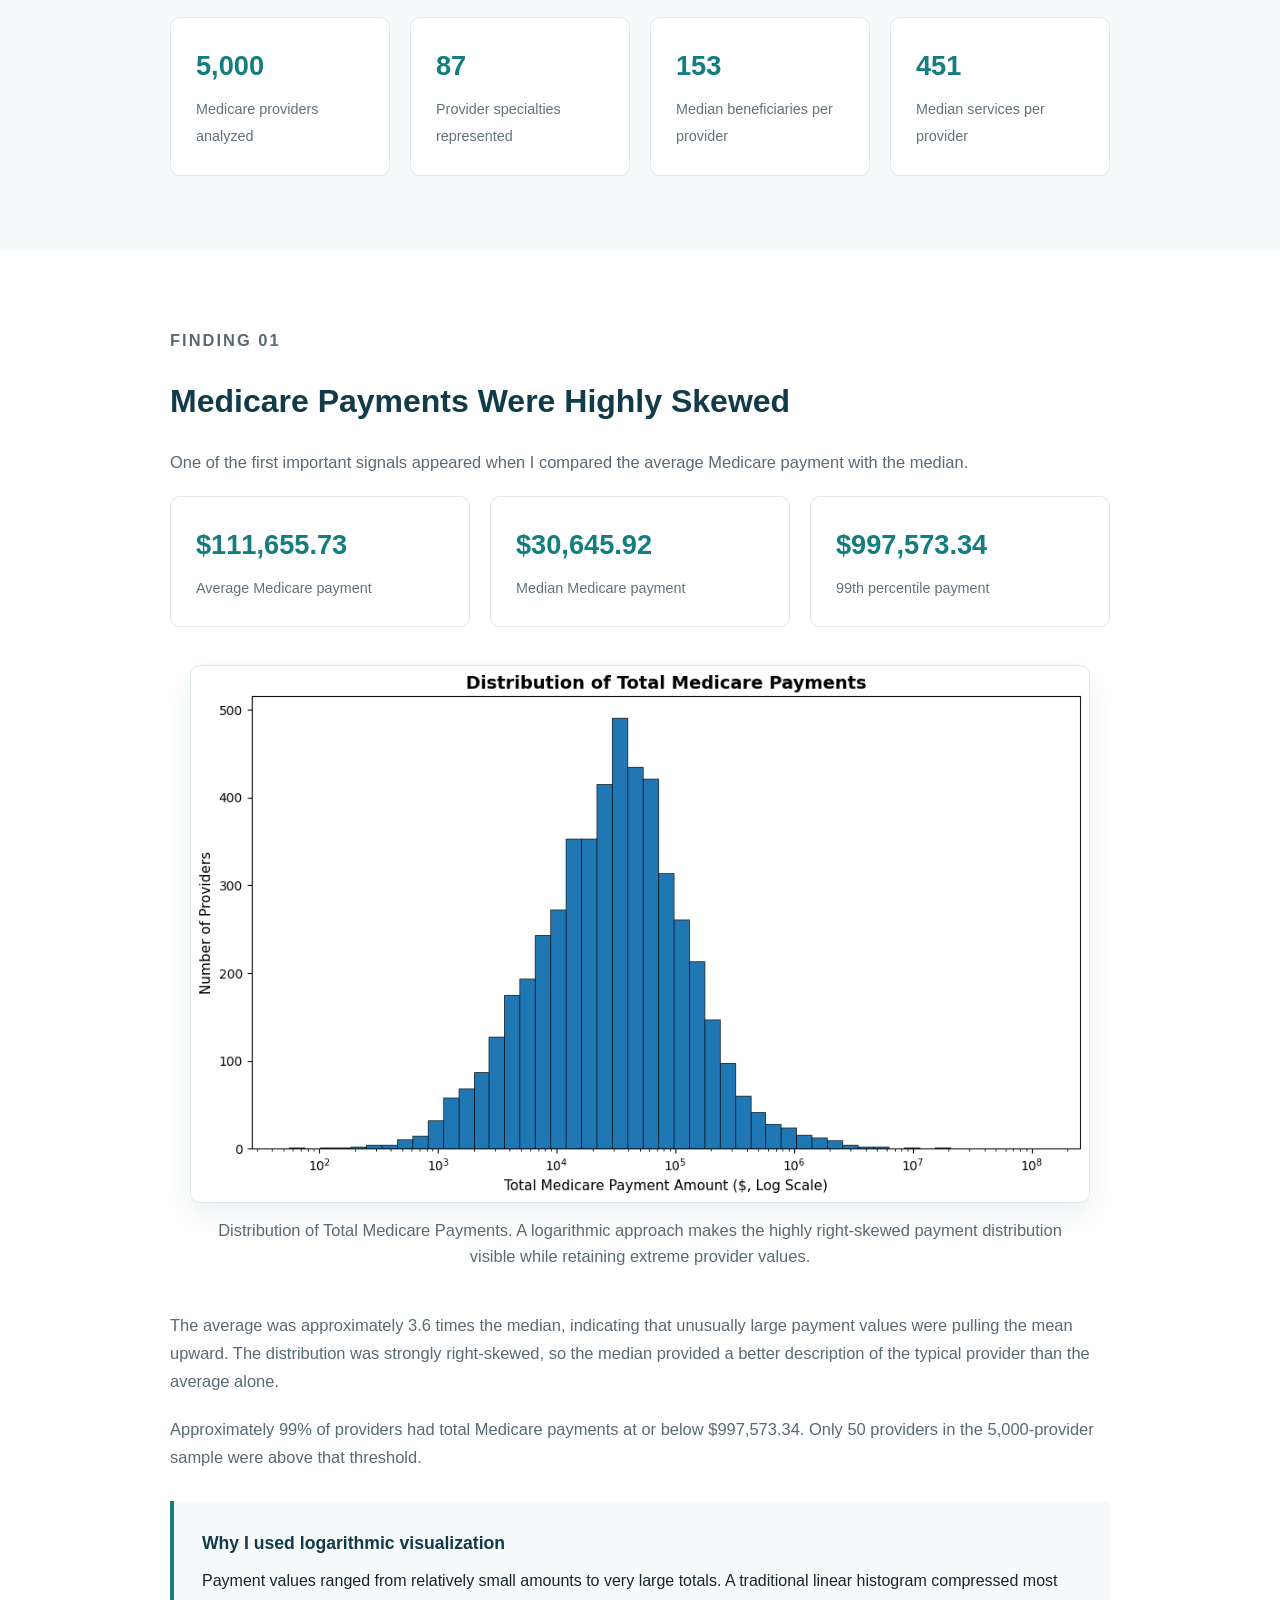
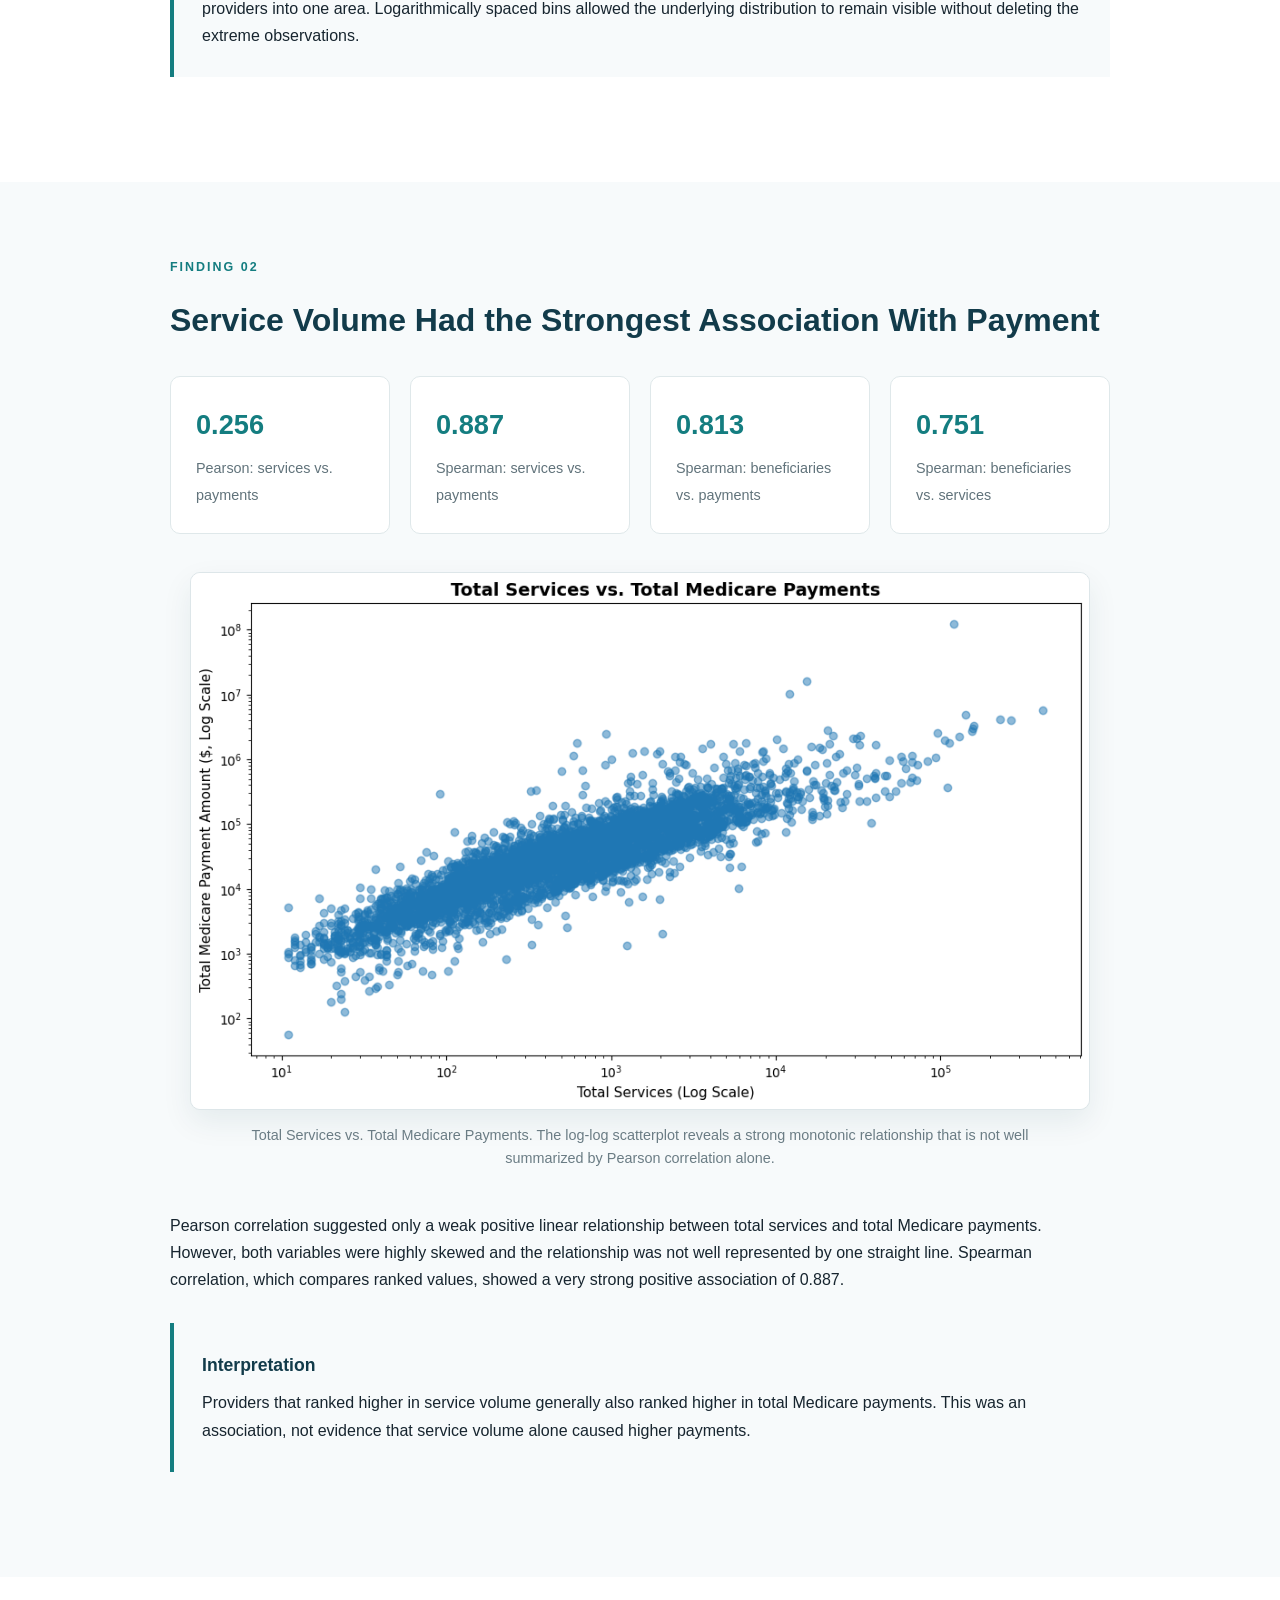
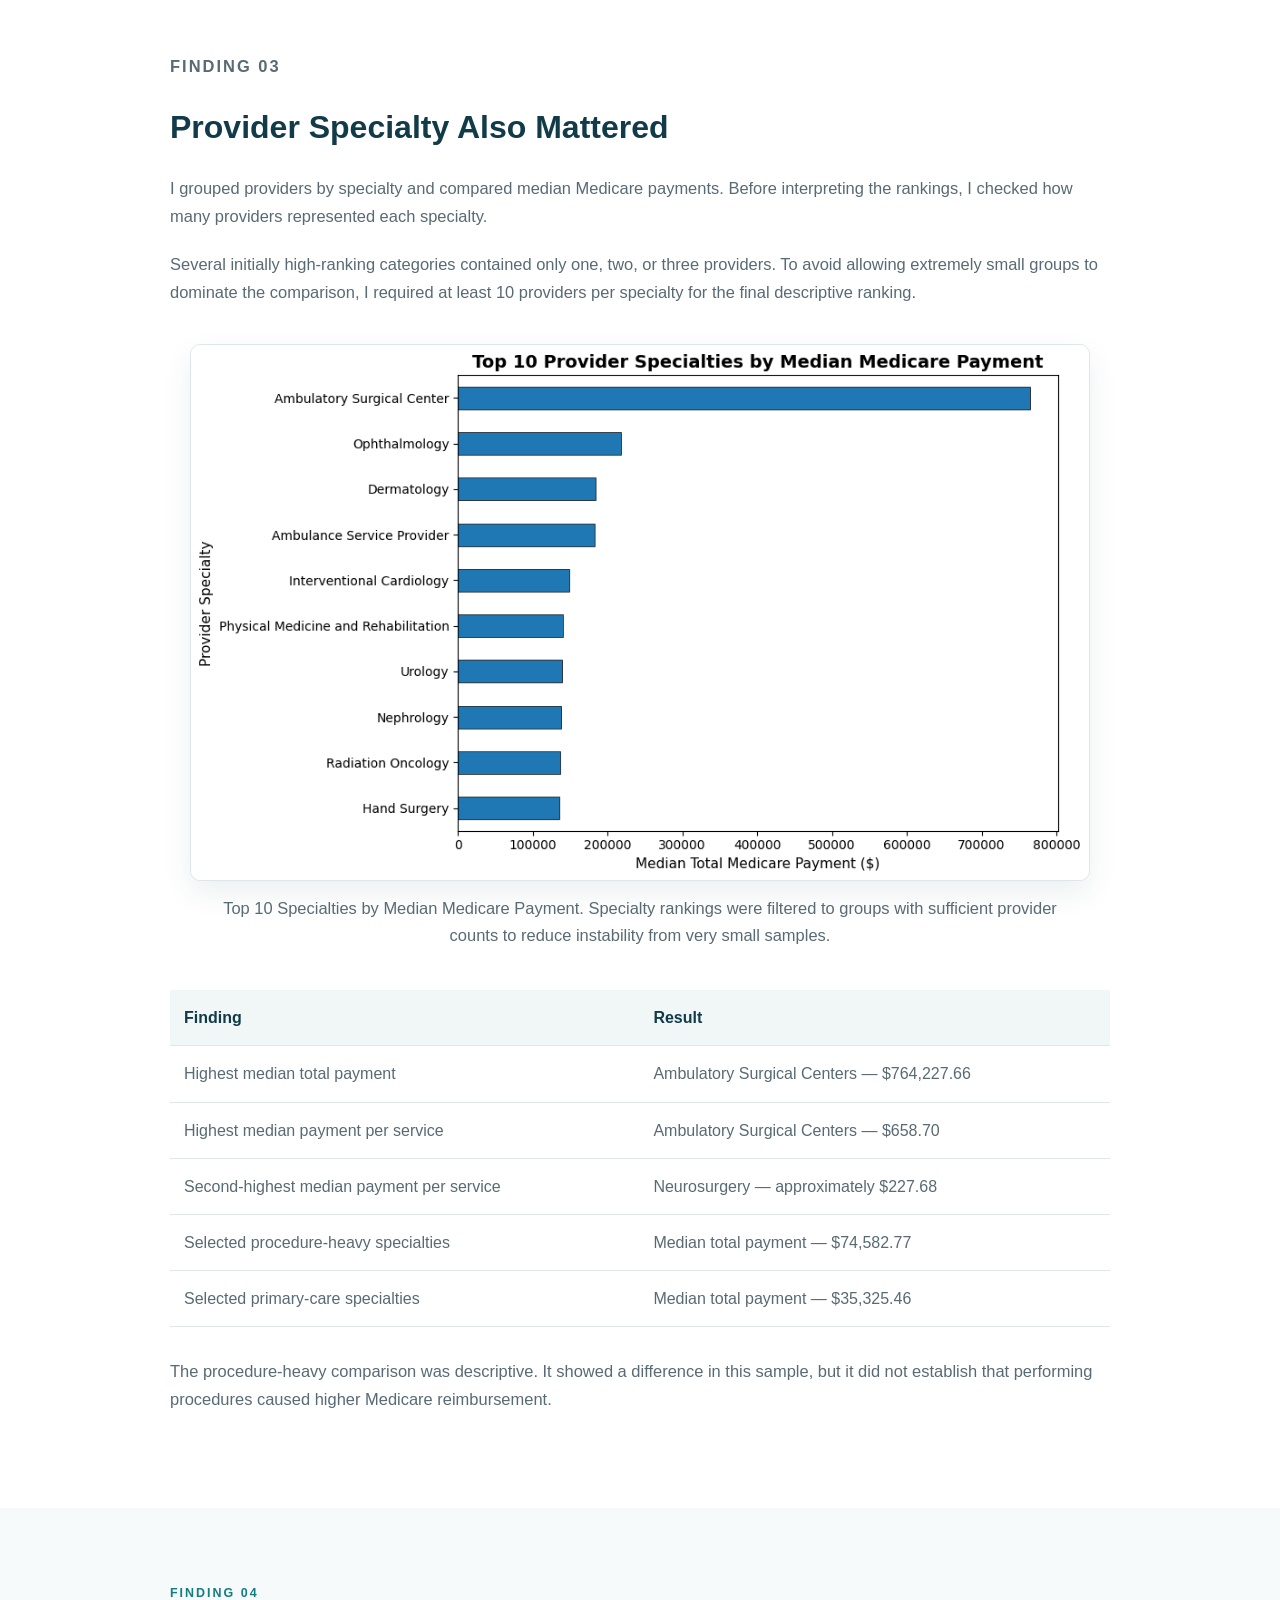
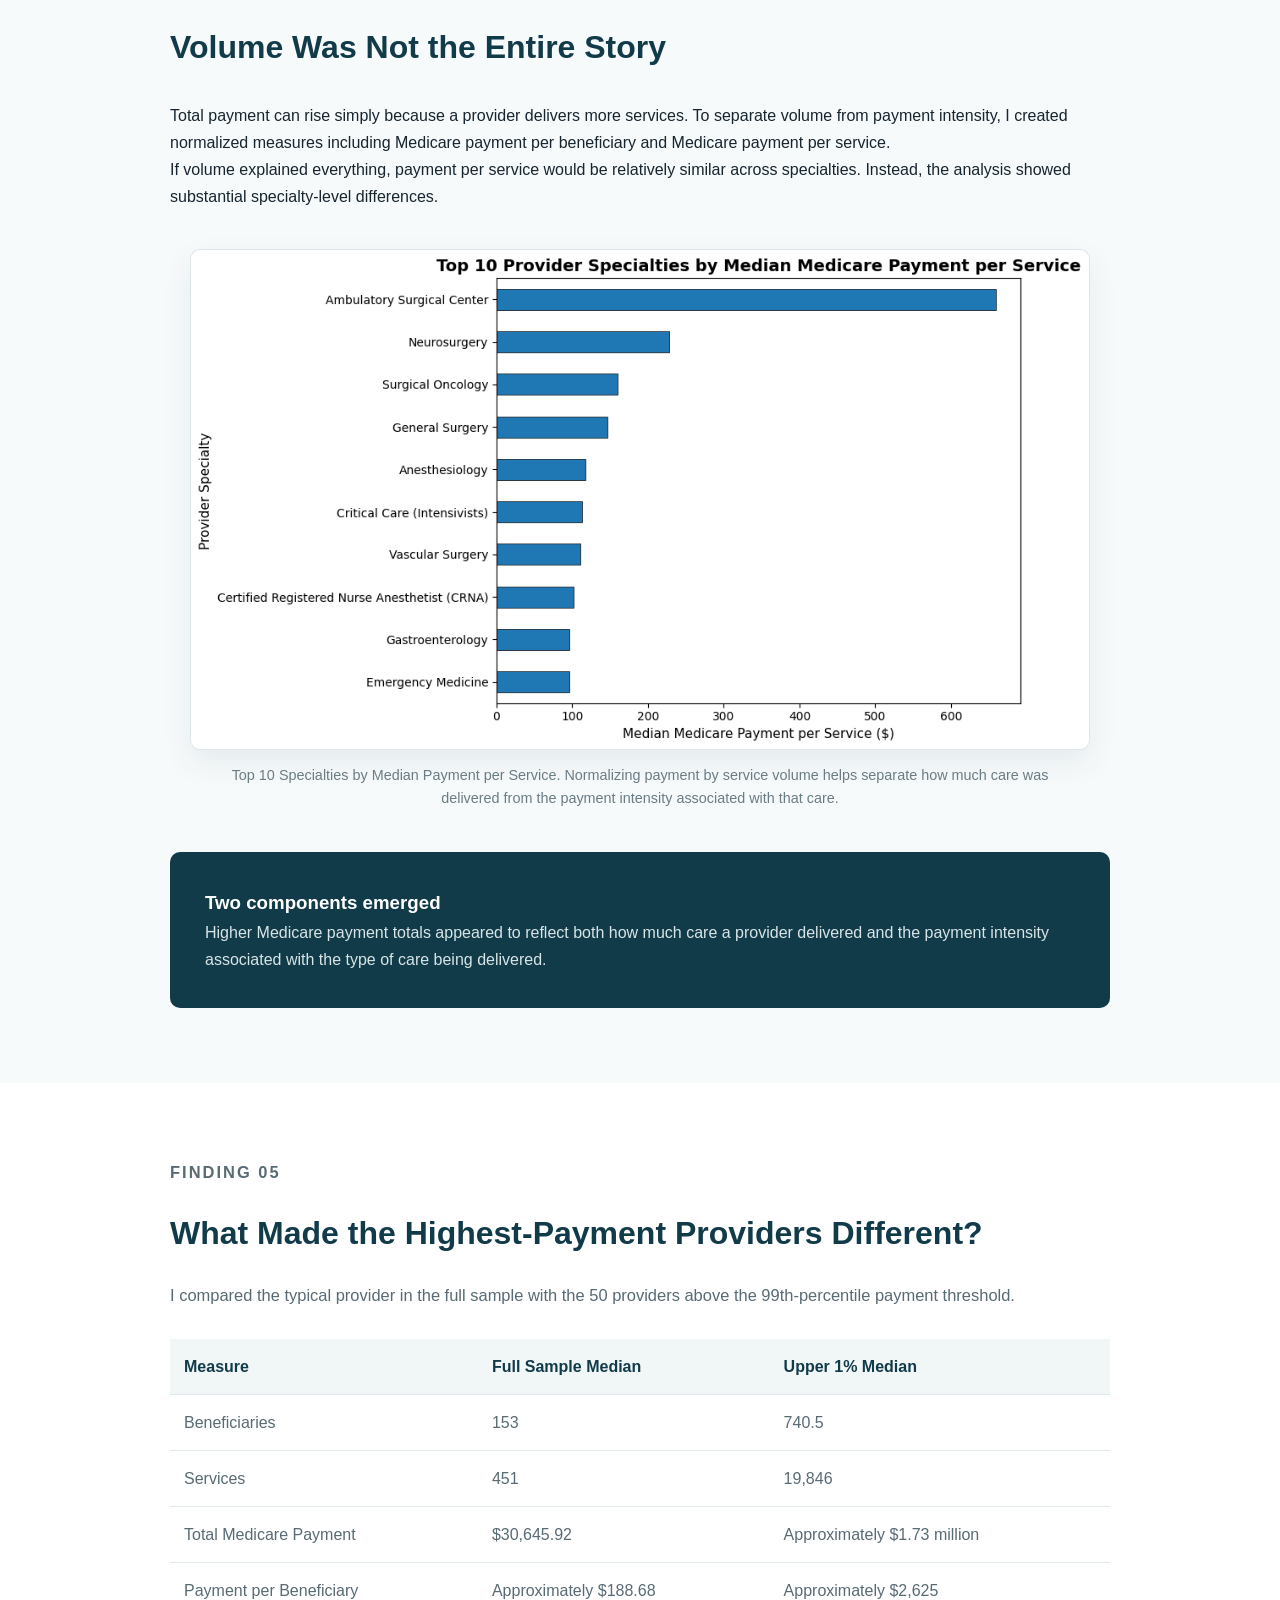
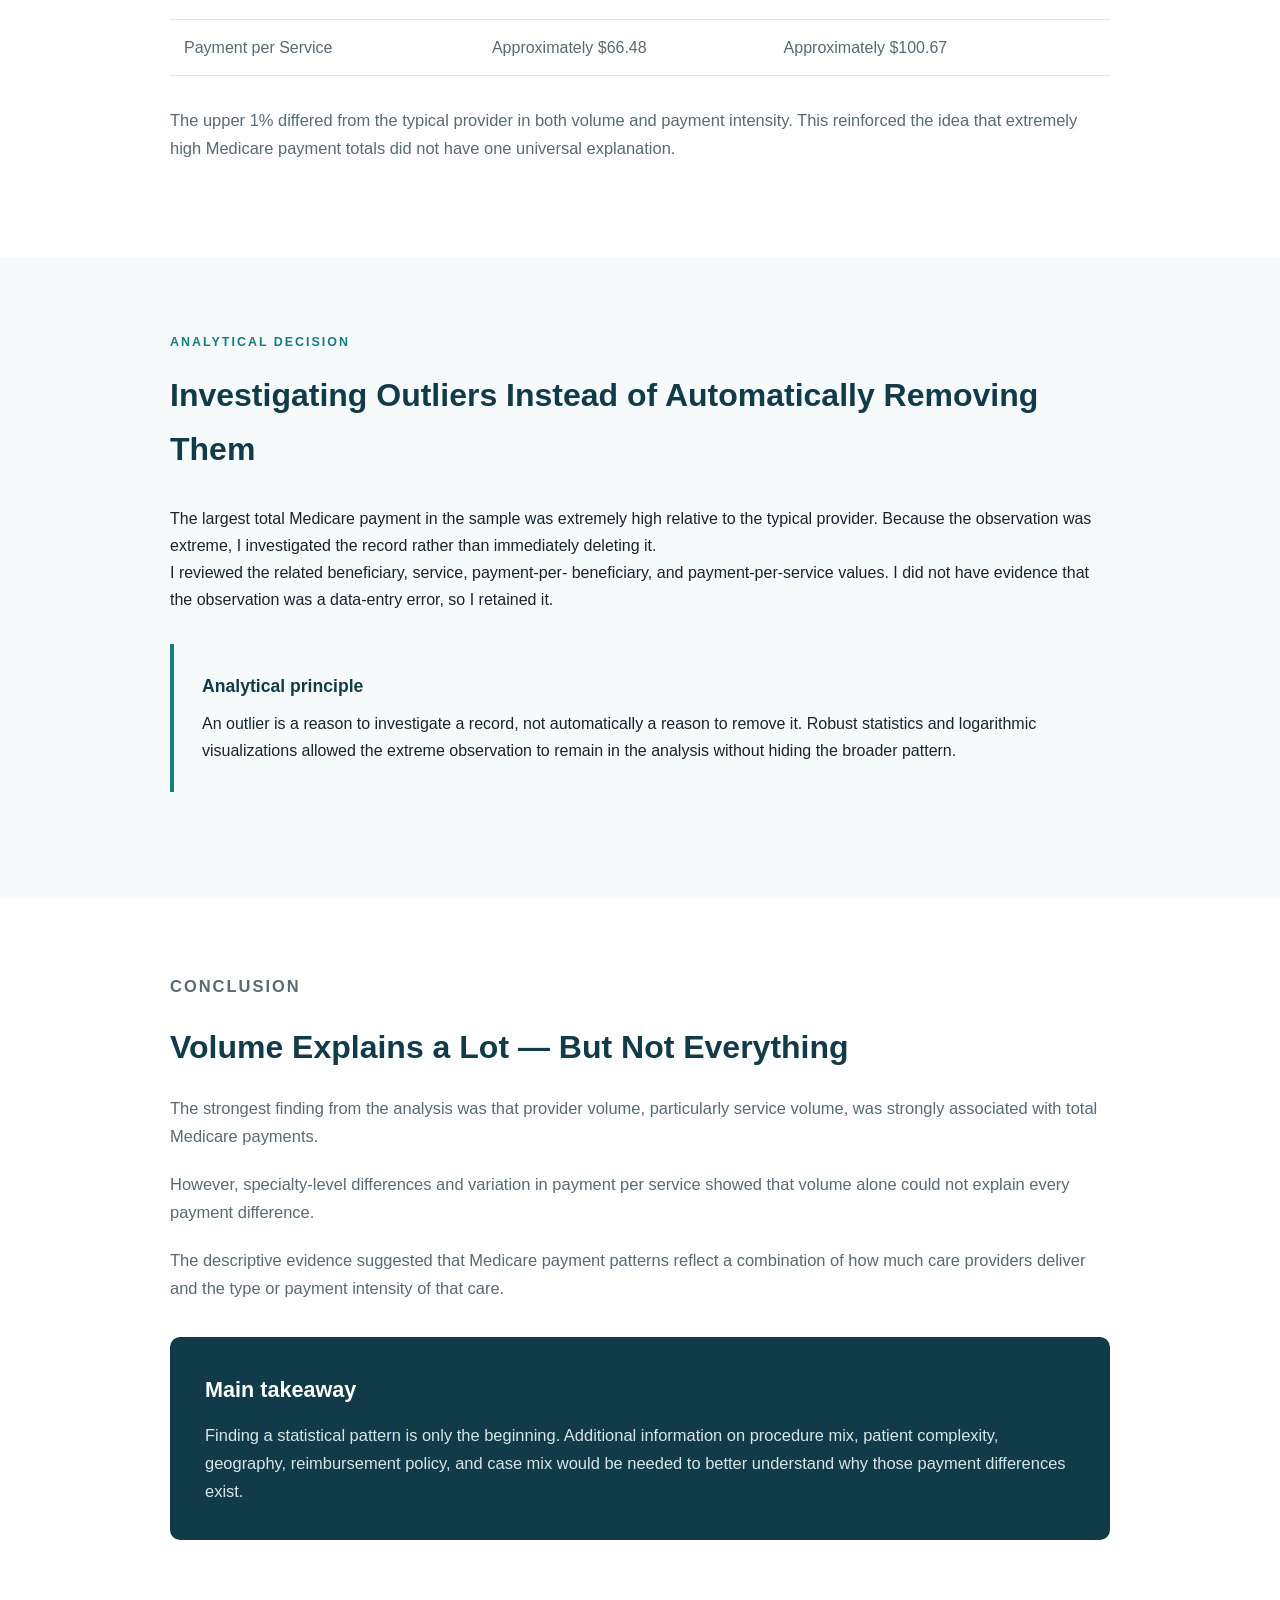
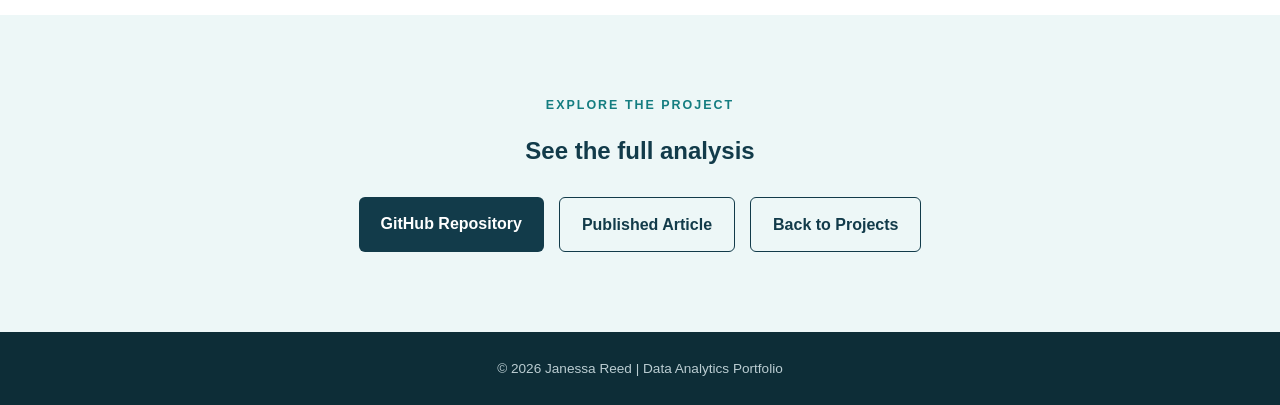
<file: medicare.html>
<!DOCTYPE html>
<html lang="en">

<head>
    <meta charset="UTF-8">
    <meta name="viewport" content="width=device-width, initial-scale=1.0">

    <title>Medicare Provider Payment Analytics | Janessa Reed</title>

    <meta name="description"
          content="A healthcare analytics case study examining Medicare provider payment patterns, service volume, specialty differences, skewed distributions, and payment intensity.">

    <link rel="stylesheet" href="style.css">

    <style>

        .case-hero {
            background: linear-gradient(135deg, #f7fbfc, #edf7f7);
            padding: 90px 30px 80px;
        }

        .case-hero-inner {
            max-width: 1050px;
            margin: auto;
        }

        .back-link {
            display: inline-block;
            margin-bottom: 35px;
            color: #147d80;
            font-weight: bold;
        }

        .case-hero h1 {
            max-width: 850px;
            font-size: clamp(2.7rem, 6vw, 4.8rem);
            line-height: 1.08;
            color: #123b4a;
            margin-bottom: 22px;
        }

        .case-subtitle {
            max-width: 780px;
            font-size: 1.15rem;
            color: #536771;
            margin-bottom: 30px;
        }

        .case-tags {
            display: flex;
            flex-wrap: wrap;
            gap: 9px;
            margin-bottom: 32px;
        }

        .case-tags span {
            background: #ffffff;
            color: #24686b;
            border: 1px solid #dce8e9;
            padding: 6px 12px;
            border-radius: 20px;
            font-size: 0.82rem;
        }

        .case-buttons {
            display: flex;
            flex-wrap: wrap;
            gap: 15px;
        }

        .case-section {
            max-width: 1000px;
            margin: auto;
            padding: 75px 30px;
        }

        .case-section h2 {
            color: #123b4a;
            font-size: 2rem;
            margin-bottom: 20px;
        }

        .case-section h3 {
            color: #123b4a;
            font-size: 1.35rem;
            margin-top: 35px;
            margin-bottom: 12px;
        }

        .case-section p {
            color: #586a73;
            margin-bottom: 20px;
            font-size: 1.03rem;
        }

        .case-alt {
            background: #f7fafb;
        }

        .case-alt-inner {
            max-width: 1000px;
            margin: auto;
            padding: 75px 30px;
        }

        .case-alt-inner h2 {
            color: #123b4a;
            font-size: 2rem;
            margin-bottom: 28px;
        }

        .metric-grid {
            display: grid;
            grid-template-columns: repeat(auto-fit, minmax(190px, 1fr));
            gap: 20px;
        }

        .metric-card {
            background: white;
            border: 1px solid #dfe8ea;
            border-radius: 10px;
            padding: 25px;
        }

        .metric-card strong {
            display: block;
            color: #147d80;
            font-size: 1.7rem;
            margin-bottom: 6px;
        }

        .metric-card span {
            color: #61737b;
            font-size: 0.9rem;
        }

        .finding {
            padding: 28px;
            border-left: 4px solid #147d80;
            background: #f7fafb;
            margin: 30px 0;
        }

        .finding strong {
            display: block;
            color: #123b4a;
            font-size: 1.1rem;
            margin-bottom: 8px;
        }

        .comparison-table {
            width: 100%;
            border-collapse: collapse;
            margin: 30px 0;
        }

        .comparison-table th,
        .comparison-table td {
            text-align: left;
            padding: 14px;
            border-bottom: 1px solid #dfe7e9;
        }

        .comparison-table th {
            color: #123b4a;
            background: #f1f6f7;
        }

        .comparison-table td {
            color: #586a73;
        }

        .visual-block {
            margin: 38px 0 42px;
        }

        .visual-block img {
            display: block;
            width: 100%;
            max-width: 900px;
            height: auto;
            margin: 0 auto;
            border-radius: 10px;
            border: 1px solid #dde6e9;
            box-shadow: 0 12px 30px rgba(18, 59, 74, 0.08);
            background: white;
        }

        .visual-caption {
            max-width: 850px;
            margin: 14px auto 0;
            color: #6a7c84;
            font-size: 0.9rem;
            line-height: 1.6;
            text-align: center;
        }

        .takeaway-box {
            background: #123b4a;
            color: white;
            padding: 35px;
            border-radius: 10px;
            margin-top: 35px;
        }

        .takeaway-box h3 {
            color: white;
            margin-top: 0;
        }

        .takeaway-box p {
            color: #d8e5e7;
            margin-bottom: 0;
        }

        .case-footer-links {
            text-align: center;
            padding: 80px 30px;
            background: #edf7f7;
        }

        .case-footer-links h2 {
            color: #123b4a;
            margin-bottom: 25px;
        }

        .case-footer-links .case-buttons {
            justify-content: center;
        }

        @media (max-width: 700px) {

            .comparison-table {
                font-size: 0.85rem;
            }

            .case-hero {
                padding-top: 65px;
            }

        }

    </style>

</head>


<body>

    <header>

        <nav class="navbar">

            <div class="logo">
                JR
            </div>

            <ul class="nav-links">

                <li>
                    <a href="index.html#projects">
                        Projects
                    </a>
                </li>

                <li>
                    <a href="index.html#skills">
                        Skills
                    </a>
                </li>

                <li>
                    <a href="index.html#about">
                        About
                    </a>
                </li>

                <li>
                    <a href="index.html#contact">
                        Contact
                    </a>
                </li>

            </ul>

        </nav>

    </header>


    <main>


        <!-- HERO -->
        <section class="case-hero">

            <div class="case-hero-inner">

                <a href="index.html#projects"
                   class="back-link">
                    ← Back to Portfolio
                </a>

                <p class="eyebrow">
                    HEALTHCARE ANALYTICS CASE STUDY
                </p>

                <h1>
                    Medicare Provider Payment Analytics
                </h1>

                <p class="case-subtitle">
                    Why do some Medicare providers receive substantially
                    more in Medicare payments than others? This project
                    explored whether provider volume, specialty, and
                    payment intensity could help explain the differences.
                </p>

                <div class="case-tags">

                    <span>Python</span>
                    <span>Pandas</span>
                    <span>NumPy</span>
                    <span>Matplotlib</span>
                    <span>Statistics</span>
                    <span>Healthcare Analytics</span>

                </div>


                <div class="case-buttons">

                    <a href="https://github.com/jreed2021/medicare-provider-payment-analysis"
                       class="button primary-button"
                       target="_blank"
                       rel="noopener noreferrer">
                        View GitHub Repository
                    </a>

                    <a href="https://medium.com/@reed.janessa21/why-do-some-medicare-providers-receive-more-volume-explains-a-lot-but-not-everything-f134012d2d88"
                       class="button secondary-button"
                       target="_blank"
                       rel="noopener noreferrer">
                        Read Published Analysis
                    </a>

                </div>

            </div>

        </section>



        <!-- OVERVIEW -->
        <section class="case-section">

            <p class="eyebrow">
                PROJECT OVERVIEW
            </p>

            <h2>
                The Question
            </h2>

            <p>
                Medicare payment totals vary considerably across providers.
                At first glance, a simple explanation would be that providers
                who see more beneficiaries or perform more services receive
                more Medicare payments.
            </p>

            <p>
                I wanted to determine whether volume was truly the entire
                story. I examined whether total Medicare payments were
                associated with provider service volume, beneficiary volume,
                provider specialty, and the amount of Medicare payment
                associated with each service.
            </p>

            <div class="finding">

                <strong>
                    Analytical goal
                </strong>

                Distinguish payment differences associated with delivering
                more care from differences associated with specialty and
                payment intensity.

            </div>

        </section>



        <!-- DATASET -->
        <section class="case-alt">

            <div class="case-alt-inner">

                <p class="eyebrow">
                    DATASET
                </p>

                <h2>
                    The Analytical Sample
                </h2>


                <div class="metric-grid">

                    <div class="metric-card">
                        <strong>5,000</strong>
                        <span>Medicare providers analyzed</span>
                    </div>

                    <div class="metric-card">
                        <strong>87</strong>
                        <span>Provider specialties represented</span>
                    </div>

                    <div class="metric-card">
                        <strong>153</strong>
                        <span>Median beneficiaries per provider</span>
                    </div>

                    <div class="metric-card">
                        <strong>451</strong>
                        <span>Median services per provider</span>
                    </div>

                </div>

            </div>

        </section>



        <!-- FINDING 1 -->
        <section class="case-section">

            <p class="eyebrow">
                FINDING 01
            </p>

            <h2>
                Medicare Payments Were Highly Skewed
            </h2>

            <p>
                One of the first important signals appeared when I compared
                the average Medicare payment with the median.
            </p>


            <div class="metric-grid">

                <div class="metric-card">
                    <strong>$111,655.73</strong>
                    <span>Average Medicare payment</span>
                </div>

                <div class="metric-card">
                    <strong>$30,645.92</strong>
                    <span>Median Medicare payment</span>
                </div>

                <div class="metric-card">
                    <strong>$997,573.34</strong>
                    <span>99th percentile payment</span>
                </div>

            </div>


            <div class="visual-block">

                <img src="figure1_payment_distribution.png"
                     alt="Distribution of total Medicare payments using logarithmically spaced bins">

                <p class="visual-caption">
                    Distribution of Total Medicare Payments. A logarithmic
                    approach makes the highly right-skewed payment distribution
                    visible while retaining extreme provider values.
                </p>

            </div>


            <p>
                The average was approximately 3.6 times the median,
                indicating that unusually large payment values were pulling
                the mean upward. The distribution was strongly right-skewed,
                so the median provided a better description of the typical
                provider than the average alone.
            </p>

            <p>
                Approximately 99% of providers had total Medicare payments
                at or below $997,573.34. Only 50 providers in the
                5,000-provider sample were above that threshold.
            </p>


            <div class="finding">

                <strong>
                    Why I used logarithmic visualization
                </strong>

                Payment values ranged from relatively small amounts to very
                large totals. A traditional linear histogram compressed most
                providers into one area. Logarithmically spaced bins allowed
                the underlying distribution to remain visible without deleting
                the extreme observations.

            </div>

        </section>



        <!-- FINDING 2 -->
        <section class="case-alt">

            <div class="case-alt-inner">

                <p class="eyebrow">
                    FINDING 02
                </p>

                <h2>
                    Service Volume Had the Strongest Association With Payment
                </h2>


                <div class="metric-grid">

                    <div class="metric-card">
                        <strong>0.256</strong>
                        <span>Pearson: services vs. payments</span>
                    </div>

                    <div class="metric-card">
                        <strong>0.887</strong>
                        <span>Spearman: services vs. payments</span>
                    </div>

                    <div class="metric-card">
                        <strong>0.813</strong>
                        <span>Spearman: beneficiaries vs. payments</span>
                    </div>

                    <div class="metric-card">
                        <strong>0.751</strong>
                        <span>Spearman: beneficiaries vs. services</span>
                    </div>

                </div>


                <div class="visual-block">

                    <img src="figure3_services_vs_payments.png"
                         alt="Scatterplot showing total services versus total Medicare payments on logarithmic axes">

                    <p class="visual-caption">
                        Total Services vs. Total Medicare Payments. The log-log
                        scatterplot reveals a strong monotonic relationship that
                        is not well summarized by Pearson correlation alone.
                    </p>

                </div>


                <p>
                    Pearson correlation suggested only a weak positive
                    linear relationship between total services and total
                    Medicare payments.
                </p>

                <p>
                    However, both variables were highly skewed and the
                    relationship was not well represented by one straight
                    line. Spearman correlation, which compares ranked values,
                    showed a very strong positive association of 0.887.
                </p>

                <div class="finding">

                    <strong>
                        Interpretation
                    </strong>

                    Providers that ranked higher in service volume generally
                    also ranked higher in total Medicare payments. This was
                    an association, not evidence that service volume alone
                    caused higher payments.

                </div>

            </div>

        </section>



        <!-- FINDING 3 -->
        <section class="case-section">

            <p class="eyebrow">
                FINDING 03
            </p>

            <h2>
                Provider Specialty Also Mattered
            </h2>

            <p>
                I grouped providers by specialty and compared median Medicare
                payments. Before interpreting the rankings, I checked how many
                providers represented each specialty.
            </p>

            <p>
                Several initially high-ranking categories contained only one,
                two, or three providers. To avoid allowing extremely small
                groups to dominate the comparison, I required at least
                10 providers per specialty for the final descriptive ranking.
            </p>


            <div class="visual-block">

                <img src="figure2_specialty_median_payments.png"
                     alt="Top 10 specialties by median Medicare payment">

                <p class="visual-caption">
                    Top 10 Specialties by Median Medicare Payment. Specialty
                    rankings were filtered to groups with sufficient provider
                    counts to reduce instability from very small samples.
                </p>

            </div>


            <table class="comparison-table">

                <thead>

                    <tr>
                        <th>Finding</th>
                        <th>Result</th>
                    </tr>

                </thead>

                <tbody>

                    <tr>
                        <td>
                            Highest median total payment
                        </td>

                        <td>
                            Ambulatory Surgical Centers — $764,227.66
                        </td>
                    </tr>

                    <tr>
                        <td>
                            Highest median payment per service
                        </td>

                        <td>
                            Ambulatory Surgical Centers — $658.70
                        </td>
                    </tr>

                    <tr>
                        <td>
                            Second-highest median payment per service
                        </td>

                        <td>
                            Neurosurgery — approximately $227.68
                        </td>
                    </tr>

                    <tr>
                        <td>
                            Selected procedure-heavy specialties
                        </td>

                        <td>
                            Median total payment — $74,582.77
                        </td>
                    </tr>

                    <tr>
                        <td>
                            Selected primary-care specialties
                        </td>

                        <td>
                            Median total payment — $35,325.46
                        </td>
                    </tr>

                </tbody>

            </table>


            <p>
                The procedure-heavy comparison was descriptive. It showed a
                difference in this sample, but it did not establish that
                performing procedures caused higher Medicare reimbursement.
            </p>

        </section>



        <!-- FINDING 4 -->
        <section class="case-alt">

            <div class="case-alt-inner">

                <p class="eyebrow">
                    FINDING 04
                </p>

                <h2>
                    Volume Was Not the Entire Story
                </h2>

                <p>
                    Total payment can rise simply because a provider delivers
                    more services. To separate volume from payment intensity,
                    I created normalized measures including Medicare payment
                    per beneficiary and Medicare payment per service.
                </p>

                <p>
                    If volume explained everything, payment per service would
                    be relatively similar across specialties. Instead, the
                    analysis showed substantial specialty-level differences.
                </p>


                <div class="visual-block">

                    <img src="figure4_payment_per_service.png"
                         alt="Top 10 specialties by median Medicare payment per service">

                    <p class="visual-caption">
                        Top 10 Specialties by Median Payment per Service.
                        Normalizing payment by service volume helps separate
                        how much care was delivered from the payment intensity
                        associated with that care.
                    </p>

                </div>


                <div class="takeaway-box">

                    <h3>
                        Two components emerged
                    </h3>

                    <p>
                        Higher Medicare payment totals appeared to reflect both
                        how much care a provider delivered and the payment
                        intensity associated with the type of care being
                        delivered.
                    </p>

                </div>

            </div>

        </section>



        <!-- FINDING 5 -->
        <section class="case-section">

            <p class="eyebrow">
                FINDING 05
            </p>

            <h2>
                What Made the Highest-Payment Providers Different?
            </h2>

            <p>
                I compared the typical provider in the full sample with the
                50 providers above the 99th-percentile payment threshold.
            </p>


            <table class="comparison-table">

                <thead>

                    <tr>
                        <th>Measure</th>
                        <th>Full Sample Median</th>
                        <th>Upper 1% Median</th>
                    </tr>

                </thead>

                <tbody>

                    <tr>
                        <td>Beneficiaries</td>
                        <td>153</td>
                        <td>740.5</td>
                    </tr>

                    <tr>
                        <td>Services</td>
                        <td>451</td>
                        <td>19,846</td>
                    </tr>

                    <tr>
                        <td>Total Medicare Payment</td>
                        <td>$30,645.92</td>
                        <td>Approximately $1.73 million</td>
                    </tr>

                    <tr>
                        <td>Payment per Beneficiary</td>
                        <td>Approximately $188.68</td>
                        <td>Approximately $2,625</td>
                    </tr>

                    <tr>
                        <td>Payment per Service</td>
                        <td>Approximately $66.48</td>
                        <td>Approximately $100.67</td>
                    </tr>

                </tbody>

            </table>


            <p>
                The upper 1% differed from the typical provider in both
                volume and payment intensity. This reinforced the idea that
                extremely high Medicare payment totals did not have one
                universal explanation.
            </p>

        </section>



        <!-- OUTLIER -->
        <section class="case-alt">

            <div class="case-alt-inner">

                <p class="eyebrow">
                    ANALYTICAL DECISION
                </p>

                <h2>
                    Investigating Outliers Instead of Automatically Removing Them
                </h2>

                <p>
                    The largest total Medicare payment in the sample was
                    extremely high relative to the typical provider. Because
                    the observation was extreme, I investigated the record
                    rather than immediately deleting it.
                </p>

                <p>
                    I reviewed the related beneficiary, service, payment-per-
                    beneficiary, and payment-per-service values. I did not have
                    evidence that the observation was a data-entry error, so I
                    retained it.
                </p>

                <div class="finding">

                    <strong>
                        Analytical principle
                    </strong>

                    An outlier is a reason to investigate a record, not
                    automatically a reason to remove it. Robust statistics and
                    logarithmic visualizations allowed the extreme observation
                    to remain in the analysis without hiding the broader pattern.

                </div>

            </div>

        </section>



        <!-- CONCLUSION -->
        <section class="case-section">

            <p class="eyebrow">
                CONCLUSION
            </p>

            <h2>
                Volume Explains a Lot — But Not Everything
            </h2>

            <p>
                The strongest finding from the analysis was that provider
                volume, particularly service volume, was strongly associated
                with total Medicare payments.
            </p>

            <p>
                However, specialty-level differences and variation in payment
                per service showed that volume alone could not explain every
                payment difference.
            </p>

            <p>
                The descriptive evidence suggested that Medicare payment
                patterns reflect a combination of how much care providers
                deliver and the type or payment intensity of that care.
            </p>


            <div class="takeaway-box">

                <h3>
                    Main takeaway
                </h3>

                <p>
                    Finding a statistical pattern is only the beginning.
                    Additional information on procedure mix, patient complexity,
                    geography, reimbursement policy, and case mix would be
                    needed to better understand why those payment differences
                    exist.
                </p>

            </div>

        </section>



        <!-- LINKS -->
        <section class="case-footer-links">

            <p class="eyebrow">
                EXPLORE THE PROJECT
            </p>

            <h2>
                See the full analysis
            </h2>

            <div class="case-buttons">

                <a href="https://github.com/jreed2021/medicare-provider-payment-analysis"
                   class="button primary-button"
                   target="_blank"
                   rel="noopener noreferrer">
                    GitHub Repository
                </a>

                <a href="https://medium.com/@reed.janessa21/why-do-some-medicare-providers-receive-more-volume-explains-a-lot-but-not-everything-f134012d2d88"
                   class="button secondary-button"
                   target="_blank"
                   rel="noopener noreferrer">
                    Published Article
                </a>

                <a href="index.html#projects"
                   class="button secondary-button">
                    Back to Projects
                </a>

            </div>

        </section>


    </main>


    <footer>

        <p>
            © 2026 Janessa Reed | Data Analytics Portfolio
        </p>

    </footer>


</body>

</html>
</file>
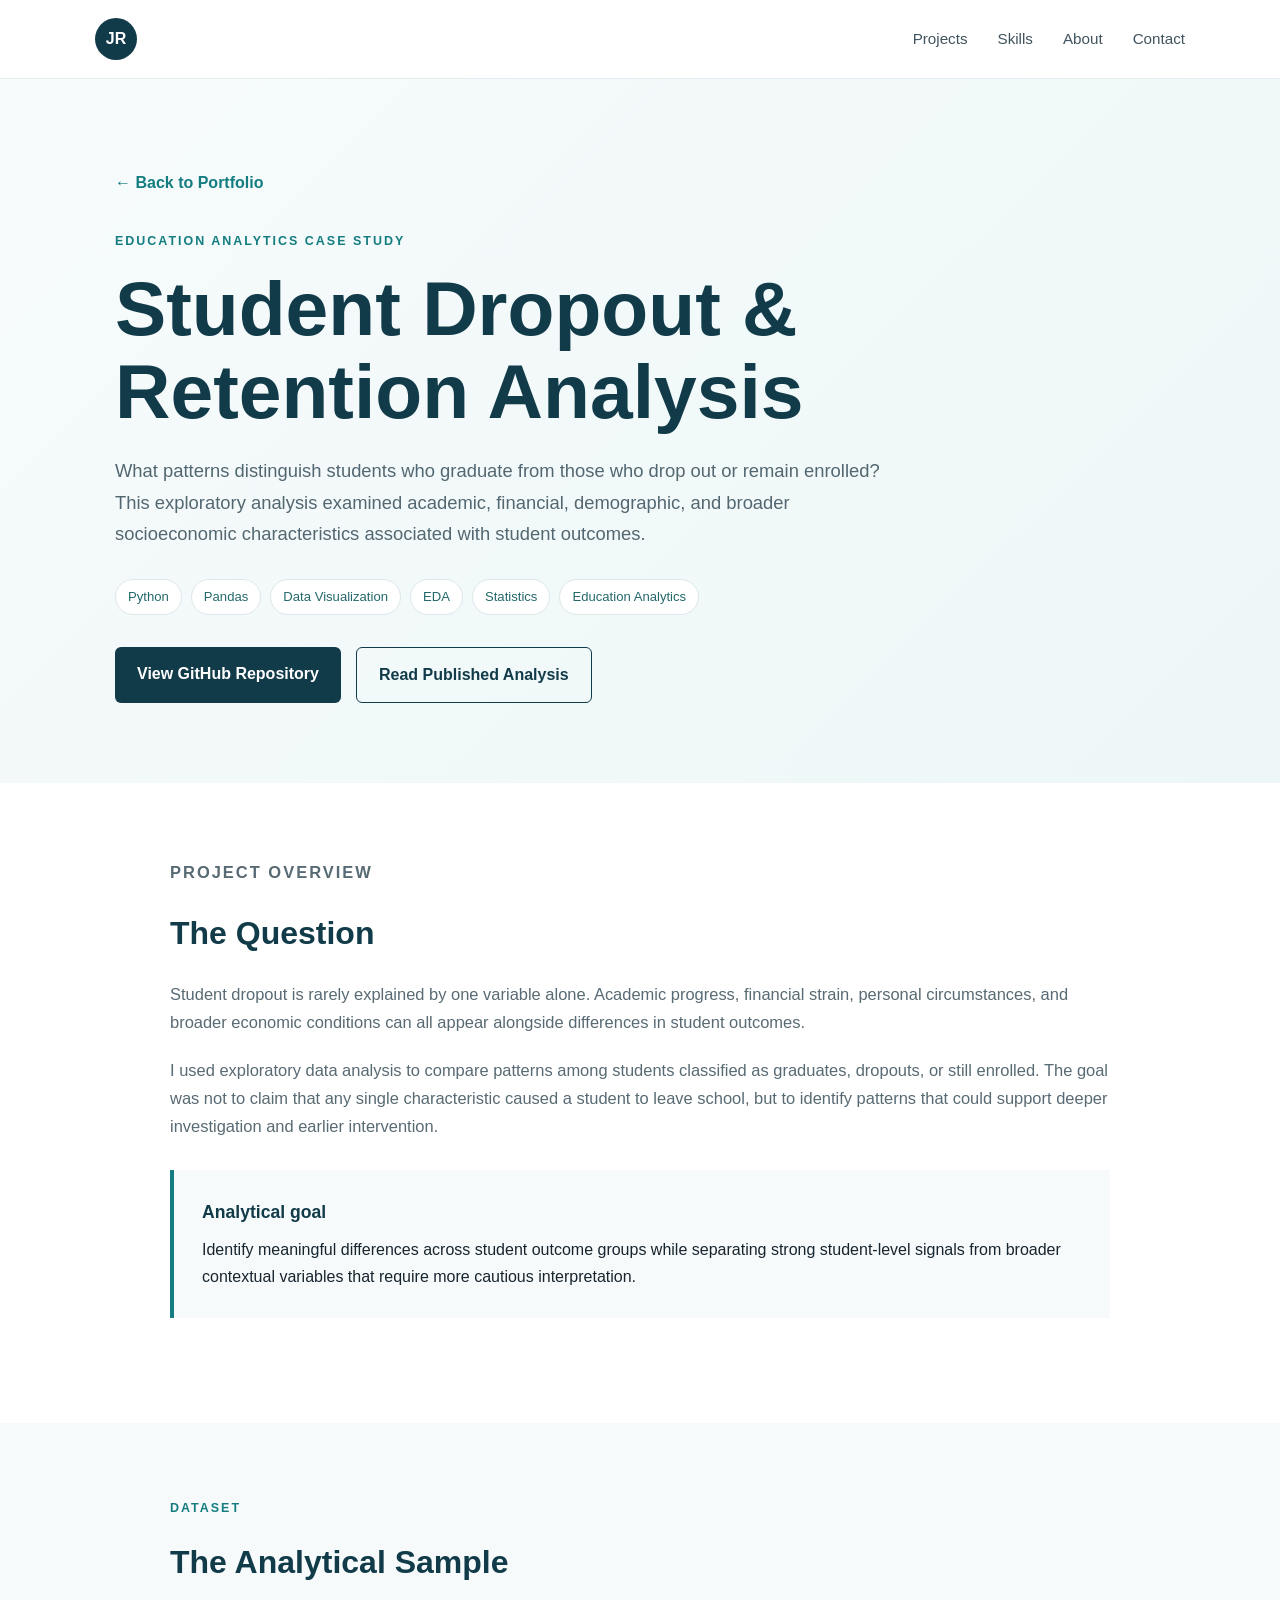
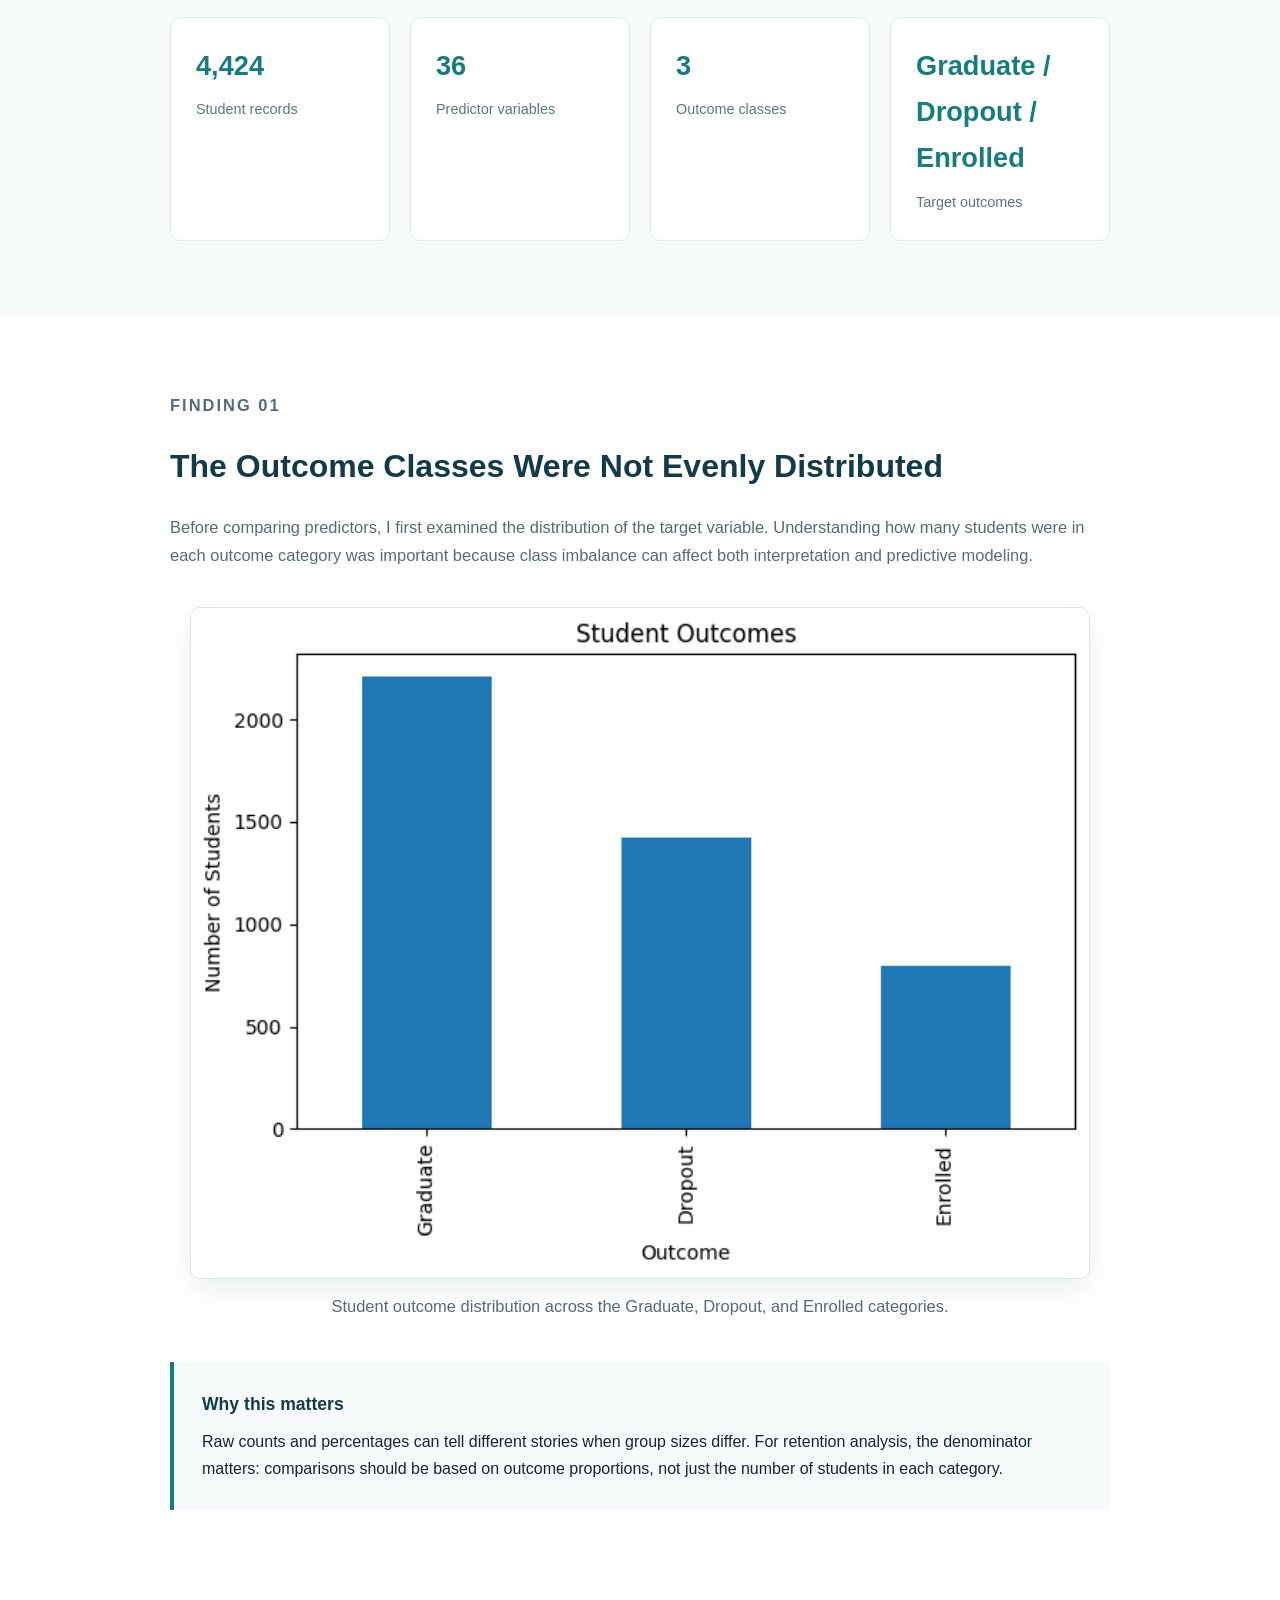
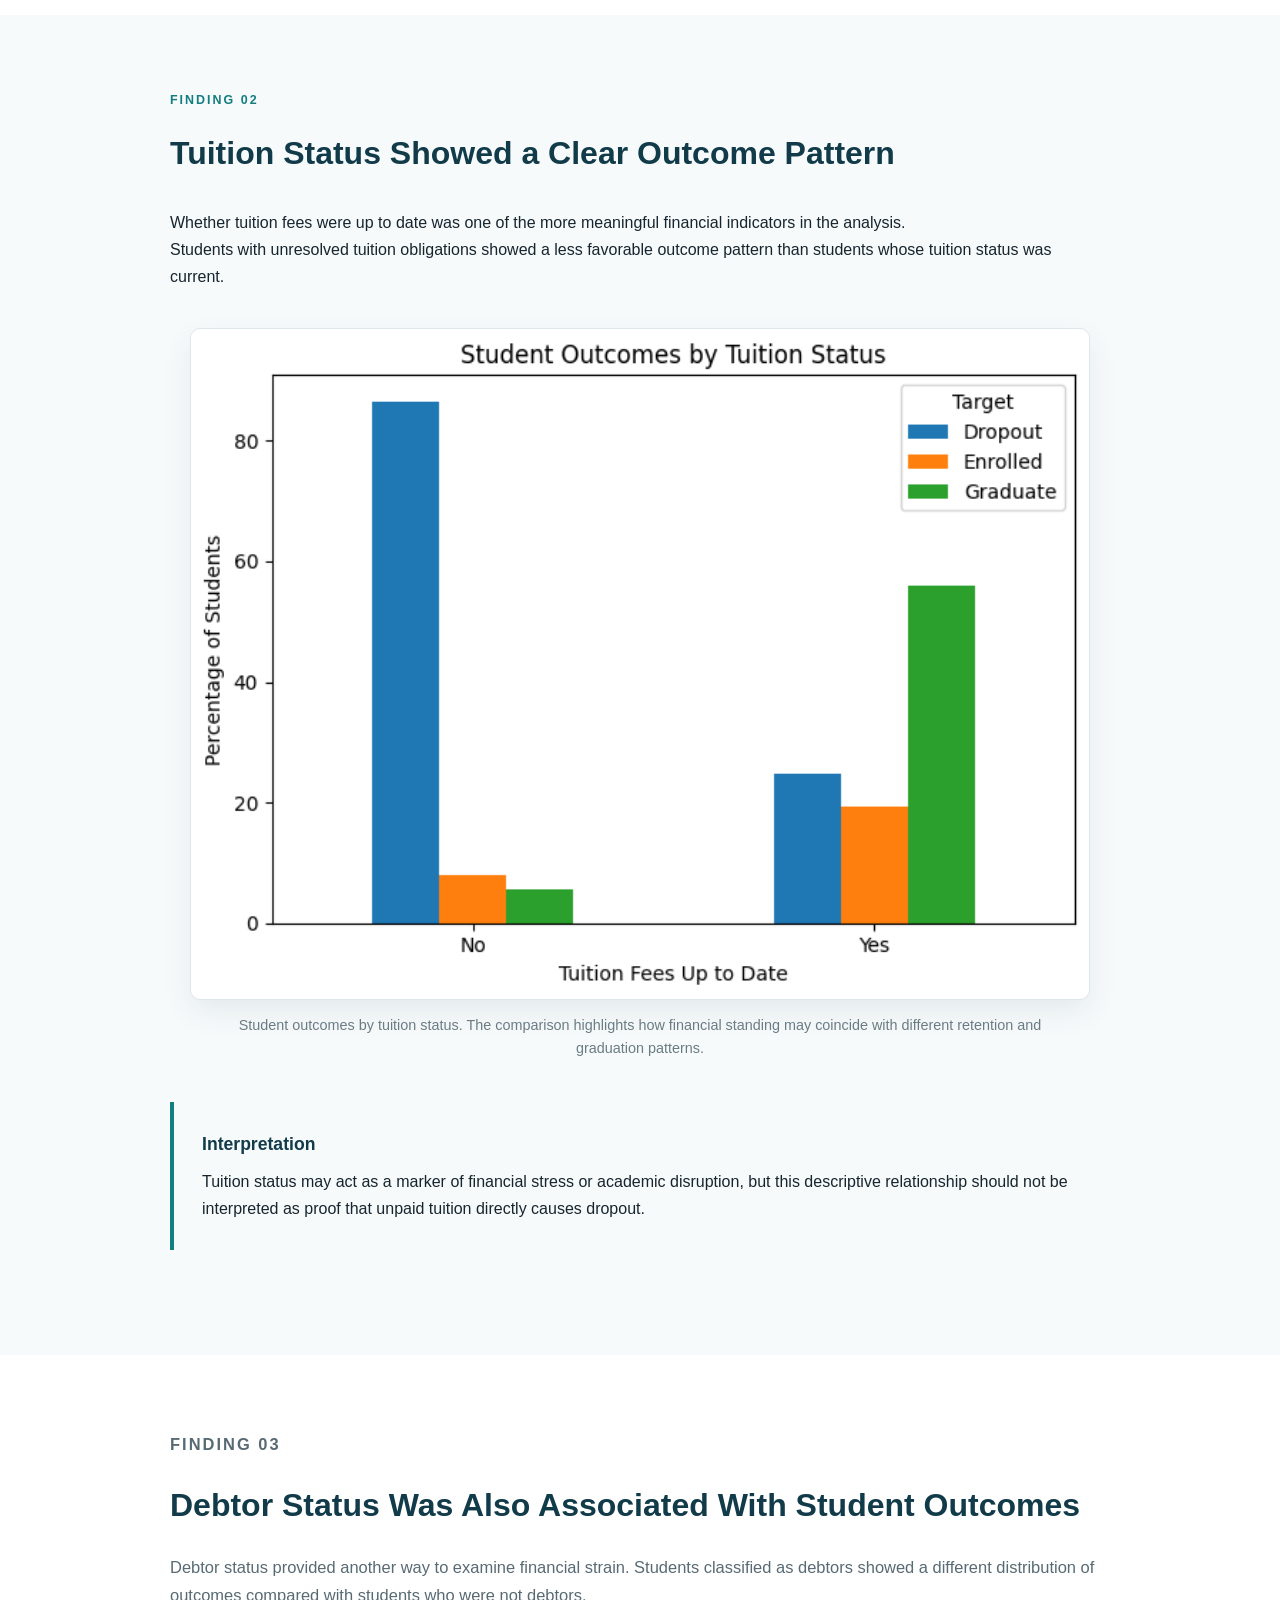
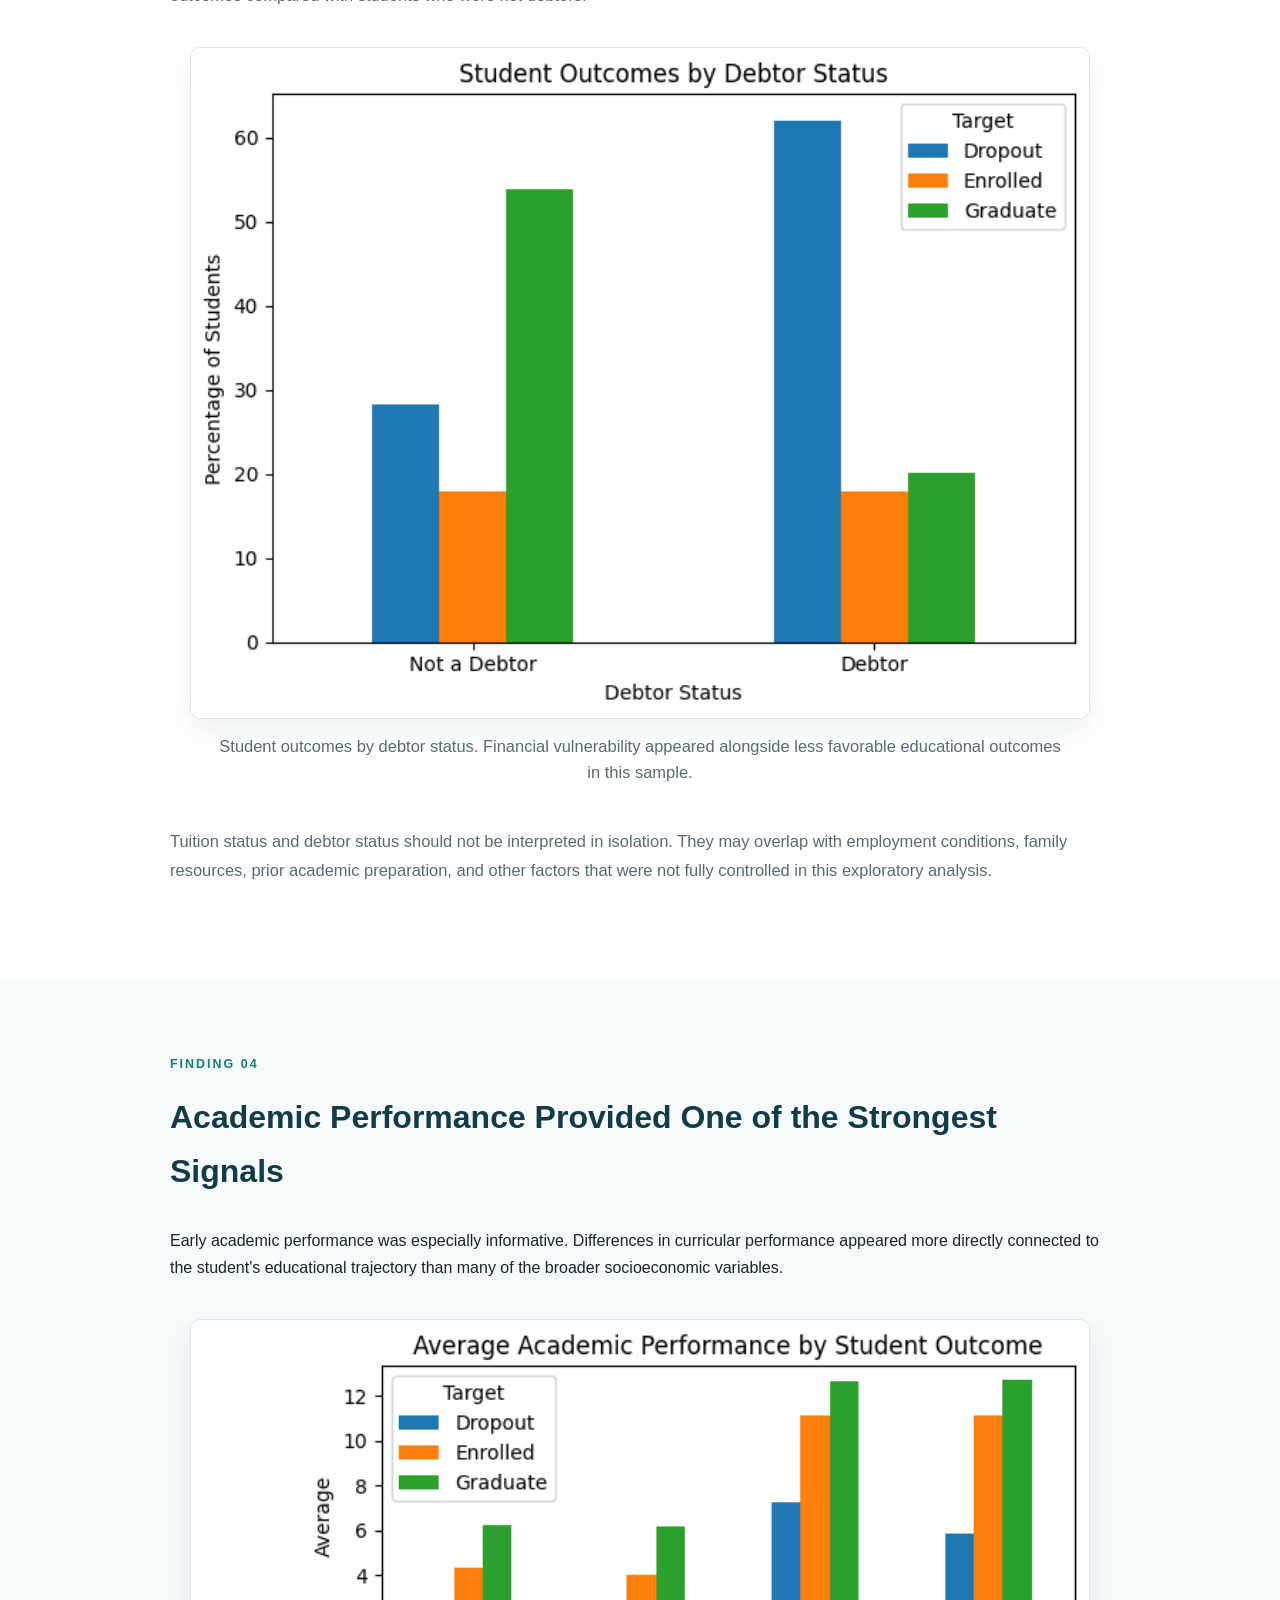
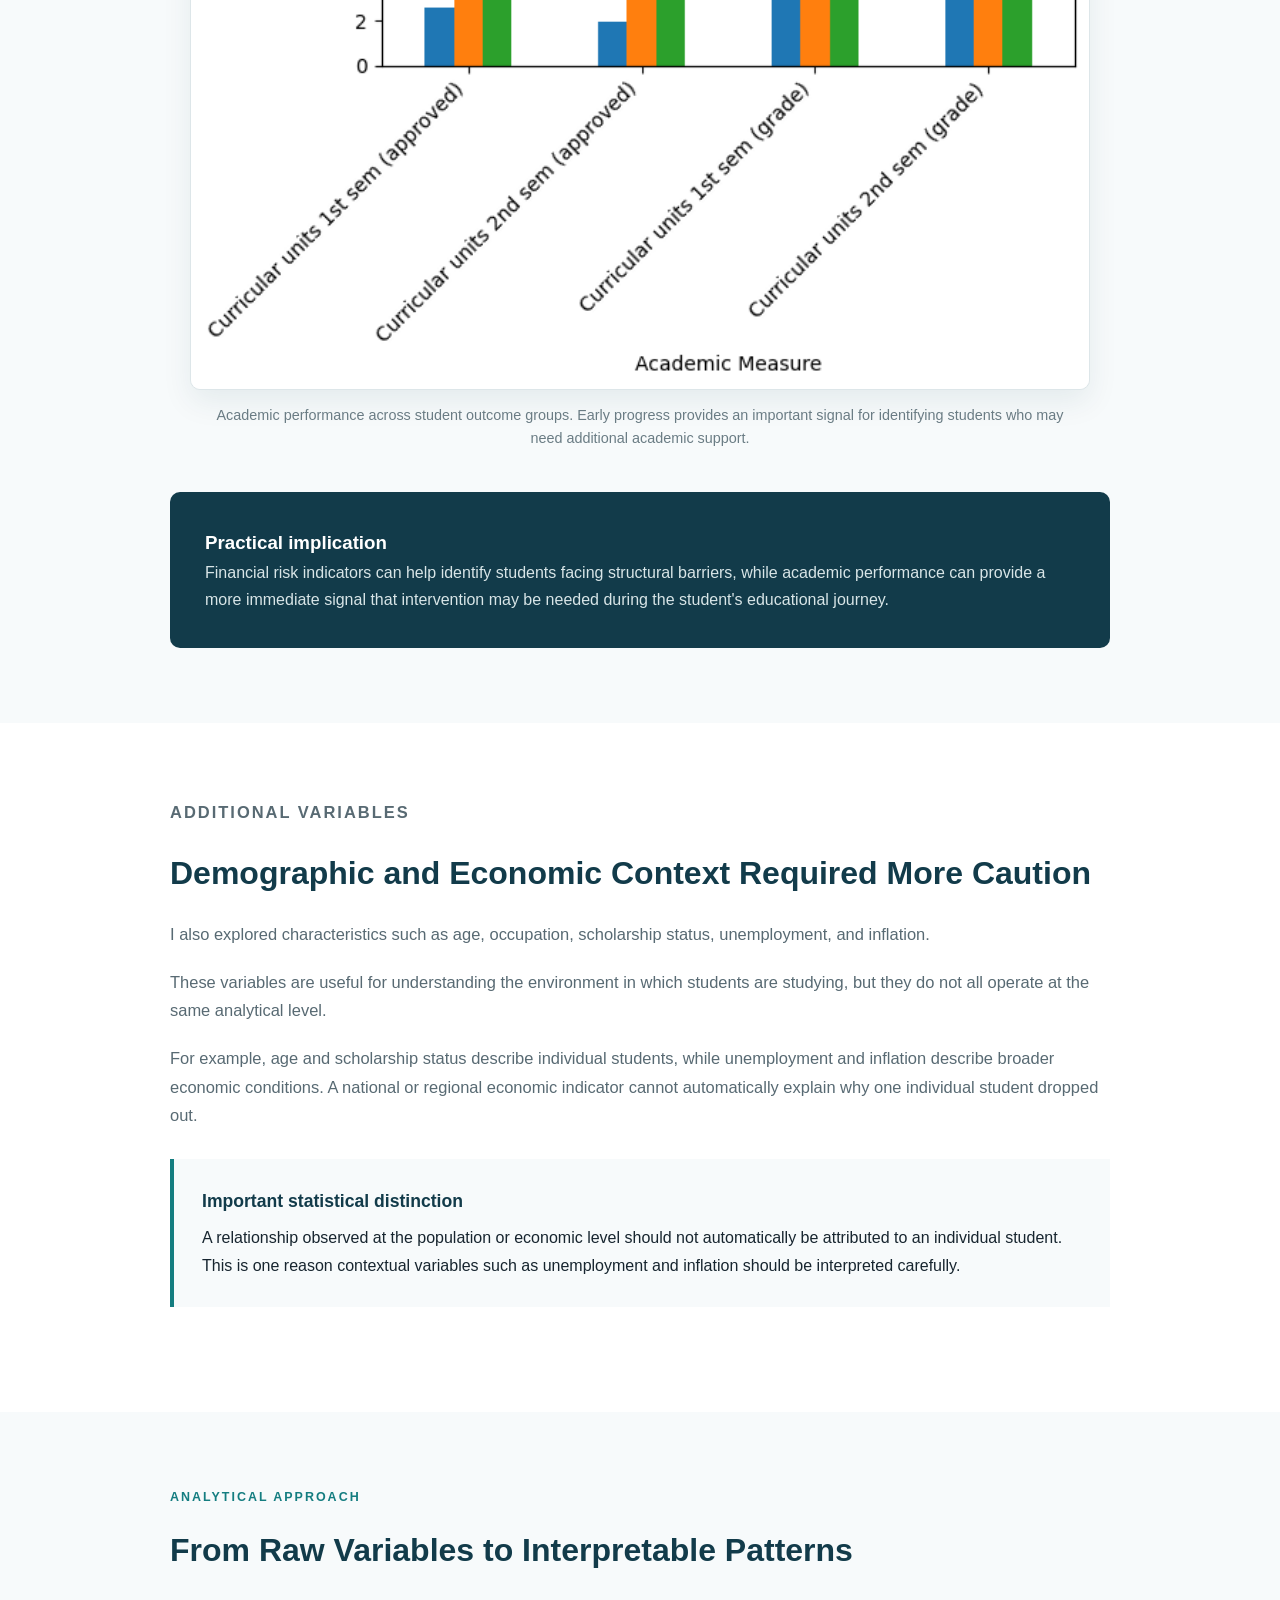
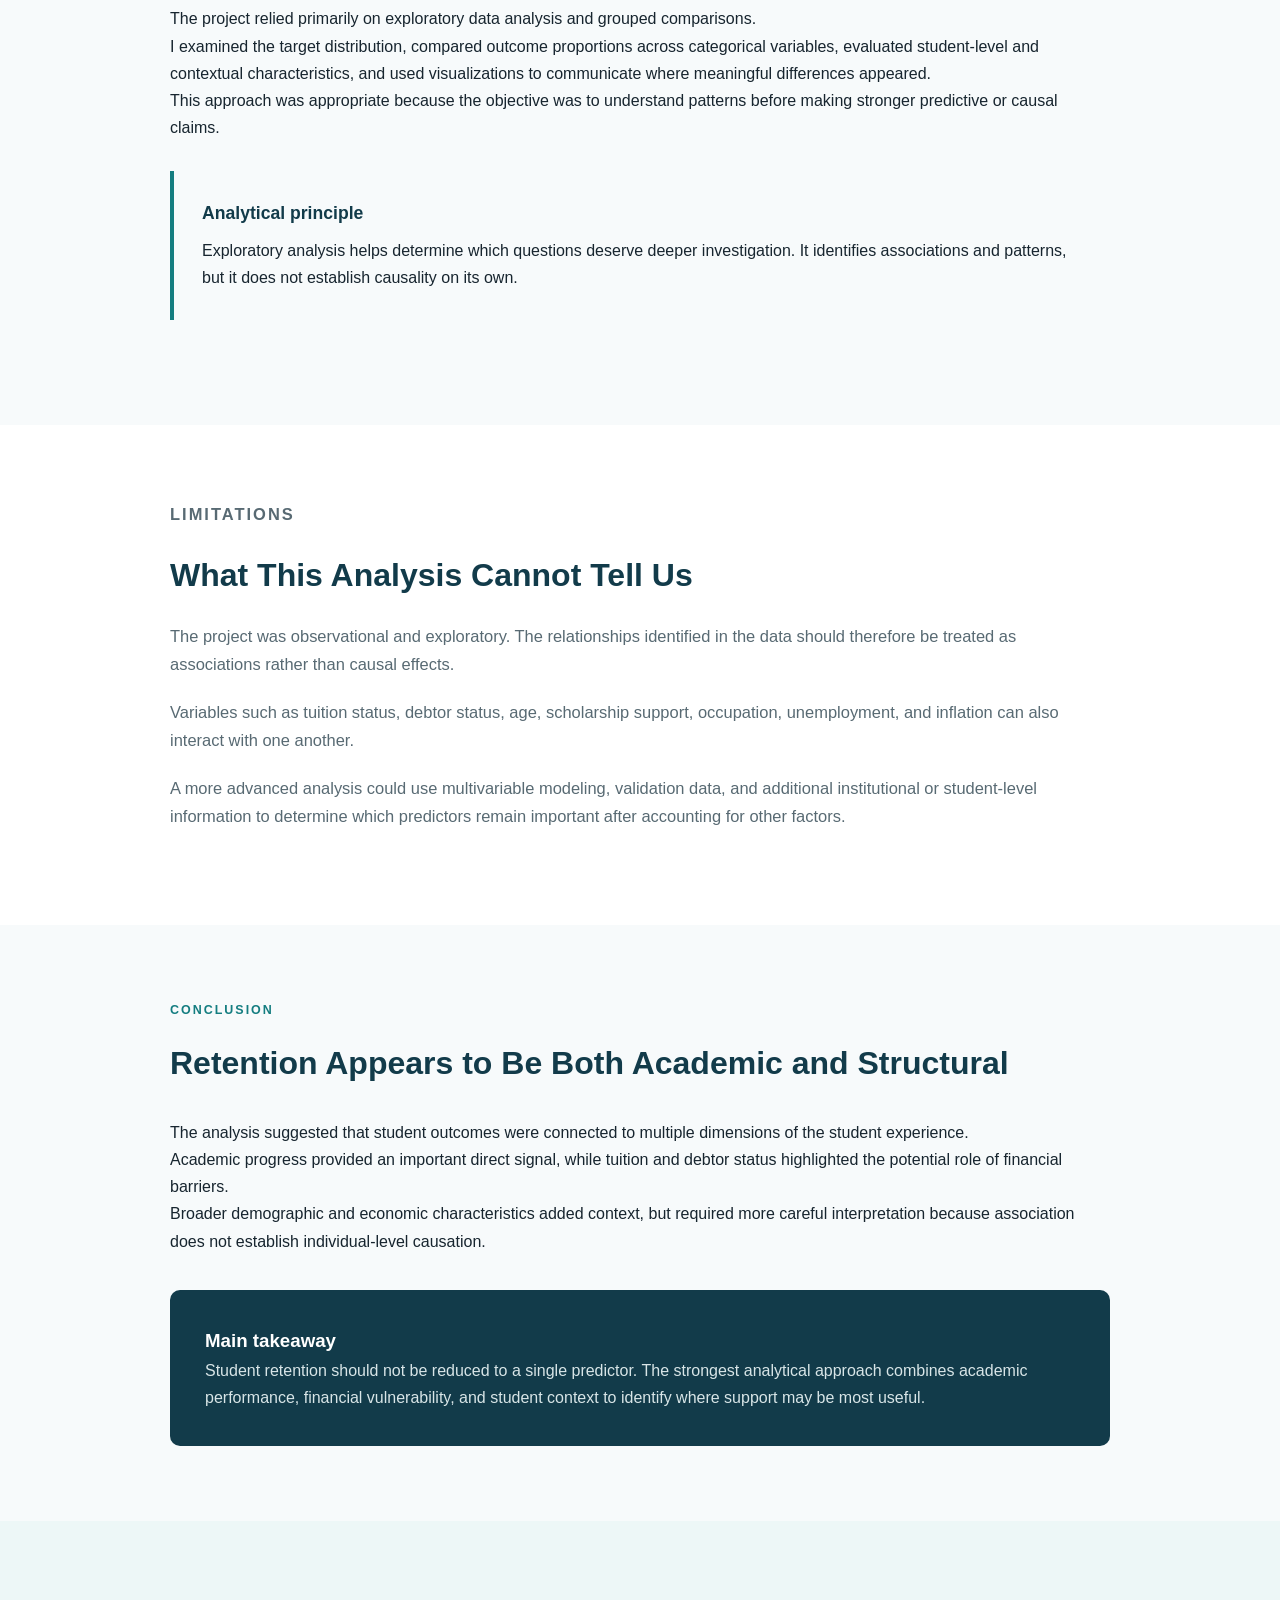
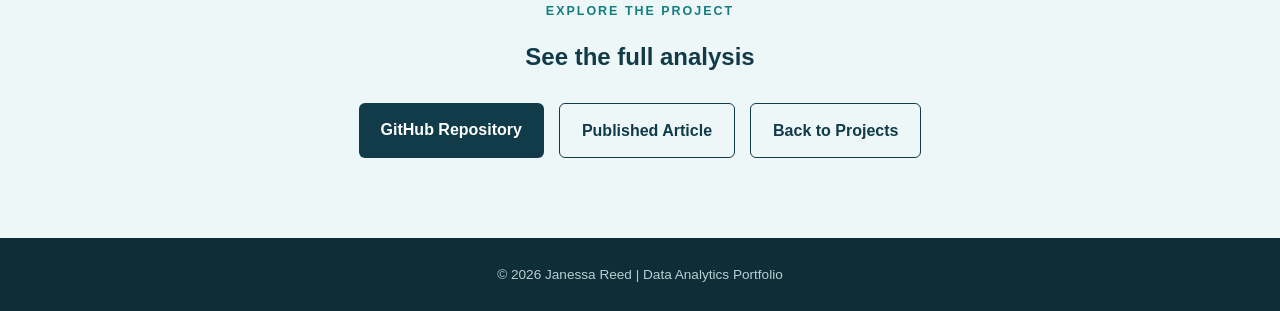
<file: retention.html>
<!DOCTYPE html>
<html lang="en">

<head>
    <meta charset="UTF-8">
    <meta name="viewport" content="width=device-width, initial-scale=1.0">

    <title>Student Dropout & Retention Analysis | Janessa Reed</title>

    <meta name="description"
          content="An education analytics case study exploring student dropout and retention patterns using demographic, academic, financial, and socioeconomic data.">

    <link rel="stylesheet" href="style.css">

    <style>

        .case-hero {
            background: linear-gradient(135deg, #f7fbfc, #edf7f7);
            padding: 90px 30px 80px;
        }

        .case-hero-inner {
            max-width: 1050px;
            margin: auto;
        }

        .back-link {
            display: inline-block;
            margin-bottom: 35px;
            color: #147d80;
            font-weight: bold;
        }

        .case-hero h1 {
            max-width: 850px;
            font-size: clamp(2.7rem, 6vw, 4.8rem);
            line-height: 1.08;
            color: #123b4a;
            margin-bottom: 22px;
        }

        .case-subtitle {
            max-width: 800px;
            font-size: 1.15rem;
            color: #536771;
            margin-bottom: 30px;
        }

        .case-tags {
            display: flex;
            flex-wrap: wrap;
            gap: 9px;
            margin-bottom: 32px;
        }

        .case-tags span {
            background: #ffffff;
            color: #24686b;
            border: 1px solid #dce8e9;
            padding: 6px 12px;
            border-radius: 20px;
            font-size: 0.82rem;
        }

        .case-buttons {
            display: flex;
            flex-wrap: wrap;
            gap: 15px;
        }

        .case-section {
            max-width: 1000px;
            margin: auto;
            padding: 75px 30px;
        }

        .case-section h2 {
            color: #123b4a;
            font-size: 2rem;
            margin-bottom: 20px;
        }

        .case-section h3 {
            color: #123b4a;
            font-size: 1.35rem;
            margin-top: 35px;
            margin-bottom: 12px;
        }

        .case-section p {
            color: #586a73;
            margin-bottom: 20px;
            font-size: 1.03rem;
        }

        .case-alt {
            background: #f7fafb;
        }

        .case-alt-inner {
            max-width: 1000px;
            margin: auto;
            padding: 75px 30px;
        }

        .case-alt-inner h2 {
            color: #123b4a;
            font-size: 2rem;
            margin-bottom: 28px;
        }

        .metric-grid {
            display: grid;
            grid-template-columns: repeat(auto-fit, minmax(190px, 1fr));
            gap: 20px;
        }

        .metric-card {
            background: white;
            border: 1px solid #dfe8ea;
            border-radius: 10px;
            padding: 25px;
        }

        .metric-card strong {
            display: block;
            color: #147d80;
            font-size: 1.7rem;
            margin-bottom: 6px;
        }

        .metric-card span {
            color: #61737b;
            font-size: 0.9rem;
        }

        .finding {
            padding: 28px;
            border-left: 4px solid #147d80;
            background: #f7fafb;
            margin: 30px 0;
        }

        .finding strong {
            display: block;
            color: #123b4a;
            font-size: 1.1rem;
            margin-bottom: 8px;
        }

        .visual-block {
            margin: 38px 0 42px;
        }

        .visual-block img {
            display: block;
            width: 100%;
            max-width: 900px;
            height: auto;
            margin: 0 auto;
            border-radius: 10px;
            border: 1px solid #dde6e9;
            box-shadow: 0 12px 30px rgba(18, 59, 74, 0.08);
            background: white;
        }

        .visual-caption {
            max-width: 850px;
            margin: 14px auto 0;
            color: #6a7c84;
            font-size: 0.9rem;
            line-height: 1.6;
            text-align: center;
        }

        .takeaway-box {
            background: #123b4a;
            color: white;
            padding: 35px;
            border-radius: 10px;
            margin-top: 35px;
        }

        .takeaway-box h3 {
            color: white;
            margin-top: 0;
        }

        .takeaway-box p {
            color: #d8e5e7;
            margin-bottom: 0;
        }

        .case-footer-links {
            text-align: center;
            padding: 80px 30px;
            background: #edf7f7;
        }

        .case-footer-links h2 {
            color: #123b4a;
            margin-bottom: 25px;
        }

        .case-footer-links .case-buttons {
            justify-content: center;
        }

    </style>
</head>


<body>

    <header>
        <nav class="navbar">

            <div class="logo">JR</div>

            <ul class="nav-links">

                <li>
                    <a href="index.html#projects">Projects</a>
                </li>

                <li>
                    <a href="index.html#skills">Skills</a>
                </li>

                <li>
                    <a href="index.html#about">About</a>
                </li>

                <li>
                    <a href="index.html#contact">Contact</a>
                </li>

            </ul>

        </nav>
    </header>


    <main>


        <!-- HERO -->
        <section class="case-hero">

            <div class="case-hero-inner">

                <a href="index.html#projects"
                   class="back-link">
                    ← Back to Portfolio
                </a>

                <p class="eyebrow">
                    EDUCATION ANALYTICS CASE STUDY
                </p>

                <h1>
                    Student Dropout & Retention Analysis
                </h1>

                <p class="case-subtitle">
                    What patterns distinguish students who graduate from those
                    who drop out or remain enrolled? This exploratory analysis
                    examined academic, financial, demographic, and broader
                    socioeconomic characteristics associated with student outcomes.
                </p>

                <div class="case-tags">

                    <span>Python</span>
                    <span>Pandas</span>
                    <span>Data Visualization</span>
                    <span>EDA</span>
                    <span>Statistics</span>
                    <span>Education Analytics</span>

                </div>


                <div class="case-buttons">

                    <a href="https://github.com/jreed2021/student-dropout-analysis"
                       class="button primary-button"
                       target="_blank"
                       rel="noopener noreferrer">
                        View GitHub Repository
                    </a>

                    <a href="https://substack.com/home/post/p-208876936"
                       class="button secondary-button"
                       target="_blank"
                       rel="noopener noreferrer">
                        Read Published Analysis
                    </a>

                </div>

            </div>

        </section>



        <!-- OVERVIEW -->
        <section class="case-section">

            <p class="eyebrow">
                PROJECT OVERVIEW
            </p>

            <h2>
                The Question
            </h2>

            <p>
                Student dropout is rarely explained by one variable alone.
                Academic progress, financial strain, personal circumstances,
                and broader economic conditions can all appear alongside
                differences in student outcomes.
            </p>

            <p>
                I used exploratory data analysis to compare patterns among
                students classified as graduates, dropouts, or still enrolled.
                The goal was not to claim that any single characteristic caused
                a student to leave school, but to identify patterns that could
                support deeper investigation and earlier intervention.
            </p>

            <div class="finding">

                <strong>
                    Analytical goal
                </strong>

                Identify meaningful differences across student outcome groups
                while separating strong student-level signals from broader
                contextual variables that require more cautious interpretation.

            </div>

        </section>



        <!-- DATASET -->
        <section class="case-alt">

            <div class="case-alt-inner">

                <p class="eyebrow">
                    DATASET
                </p>

                <h2>
                    The Analytical Sample
                </h2>


                <div class="metric-grid">

                    <div class="metric-card">
                        <strong>4,424</strong>
                        <span>Student records</span>
                    </div>

                    <div class="metric-card">
                        <strong>36</strong>
                        <span>Predictor variables</span>
                    </div>

                    <div class="metric-card">
                        <strong>3</strong>
                        <span>Outcome classes</span>
                    </div>

                    <div class="metric-card">
                        <strong>Graduate / Dropout / Enrolled</strong>
                        <span>Target outcomes</span>
                    </div>

                </div>

            </div>

        </section>



        <!-- FINDING 1 -->
        <section class="case-section">

            <p class="eyebrow">
                FINDING 01
            </p>

            <h2>
                The Outcome Classes Were Not Evenly Distributed
            </h2>

            <p>
                Before comparing predictors, I first examined the distribution
                of the target variable. Understanding how many students were in
                each outcome category was important because class imbalance can
                affect both interpretation and predictive modeling.
            </p>


            <div class="visual-block">

                <img src="outcome_distribution.png"
                     alt="Distribution of student outcome categories">

                <p class="visual-caption">
                    Student outcome distribution across the Graduate, Dropout,
                    and Enrolled categories.
                </p>

            </div>


            <div class="finding">

                <strong>
                    Why this matters
                </strong>

                Raw counts and percentages can tell different stories when
                group sizes differ. For retention analysis, the denominator
                matters: comparisons should be based on outcome proportions,
                not just the number of students in each category.

            </div>

        </section>



        <!-- FINDING 2 -->
        <section class="case-alt">

            <div class="case-alt-inner">

                <p class="eyebrow">
                    FINDING 02
                </p>

                <h2>
                    Tuition Status Showed a Clear Outcome Pattern
                </h2>

                <p>
                    Whether tuition fees were up to date was one of the more
                    meaningful financial indicators in the analysis.
                </p>

                <p>
                    Students with unresolved tuition obligations showed a
                    less favorable outcome pattern than students whose tuition
                    status was current.
                </p>


                <div class="visual-block">

                    <img src="tuition_status.png"
                         alt="Student outcomes by tuition fee status">

                    <p class="visual-caption">
                        Student outcomes by tuition status. The comparison
                        highlights how financial standing may coincide with
                        different retention and graduation patterns.
                    </p>

                </div>


                <div class="finding">

                    <strong>
                        Interpretation
                    </strong>

                    Tuition status may act as a marker of financial stress or
                    academic disruption, but this descriptive relationship
                    should not be interpreted as proof that unpaid tuition
                    directly causes dropout.

                </div>

            </div>

        </section>



        <!-- FINDING 3 -->
        <section class="case-section">

            <p class="eyebrow">
                FINDING 03
            </p>

            <h2>
                Debtor Status Was Also Associated With Student Outcomes
            </h2>

            <p>
                Debtor status provided another way to examine financial strain.
                Students classified as debtors showed a different distribution
                of outcomes compared with students who were not debtors.
            </p>


            <div class="visual-block">

                <img src="debtor_status.png"
                     alt="Student outcomes by debtor status">

                <p class="visual-caption">
                    Student outcomes by debtor status. Financial vulnerability
                    appeared alongside less favorable educational outcomes in
                    this sample.
                </p>

            </div>


            <p>
                Tuition status and debtor status should not be interpreted in
                isolation. They may overlap with employment conditions, family
                resources, prior academic preparation, and other factors that
                were not fully controlled in this exploratory analysis.
            </p>

        </section>



        <!-- FINDING 4 -->
        <section class="case-alt">

            <div class="case-alt-inner">

                <p class="eyebrow">
                    FINDING 04
                </p>

                <h2>
                    Academic Performance Provided One of the Strongest Signals
                </h2>

                <p>
                    Early academic performance was especially informative.
                    Differences in curricular performance appeared more directly
                    connected to the student's educational trajectory than many
                    of the broader socioeconomic variables.
                </p>


                <div class="visual-block">

                    <img src="academic_performance.png"
                         alt="Academic performance patterns across student outcomes">

                    <p class="visual-caption">
                        Academic performance across student outcome groups.
                        Early progress provides an important signal for identifying
                        students who may need additional academic support.
                    </p>

                </div>


                <div class="takeaway-box">

                    <h3>
                        Practical implication
                    </h3>

                    <p>
                        Financial risk indicators can help identify students
                        facing structural barriers, while academic performance
                        can provide a more immediate signal that intervention
                        may be needed during the student's educational journey.
                    </p>

                </div>

            </div>

        </section>



        <!-- OTHER VARIABLES -->
        <section class="case-section">

            <p class="eyebrow">
                ADDITIONAL VARIABLES
            </p>

            <h2>
                Demographic and Economic Context Required More Caution
            </h2>

            <p>
                I also explored characteristics such as age, occupation,
                scholarship status, unemployment, and inflation.
            </p>

            <p>
                These variables are useful for understanding the environment in
                which students are studying, but they do not all operate at the
                same analytical level.
            </p>

            <p>
                For example, age and scholarship status describe individual
                students, while unemployment and inflation describe broader
                economic conditions. A national or regional economic indicator
                cannot automatically explain why one individual student dropped out.
            </p>


            <div class="finding">

                <strong>
                    Important statistical distinction
                </strong>

                A relationship observed at the population or economic level
                should not automatically be attributed to an individual student.
                This is one reason contextual variables such as unemployment
                and inflation should be interpreted carefully.

            </div>

        </section>



        <!-- METHOD -->
        <section class="case-alt">

            <div class="case-alt-inner">

                <p class="eyebrow">
                    ANALYTICAL APPROACH
                </p>

                <h2>
                    From Raw Variables to Interpretable Patterns
                </h2>

                <p>
                    The project relied primarily on exploratory data analysis
                    and grouped comparisons.
                </p>

                <p>
                    I examined the target distribution, compared outcome
                    proportions across categorical variables, evaluated
                    student-level and contextual characteristics, and used
                    visualizations to communicate where meaningful differences
                    appeared.
                </p>

                <p>
                    This approach was appropriate because the objective was to
                    understand patterns before making stronger predictive or
                    causal claims.
                </p>

                <div class="finding">

                    <strong>
                        Analytical principle
                    </strong>

                    Exploratory analysis helps determine which questions deserve
                    deeper investigation. It identifies associations and patterns,
                    but it does not establish causality on its own.

                </div>

            </div>

        </section>



        <!-- LIMITATIONS -->
        <section class="case-section">

            <p class="eyebrow">
                LIMITATIONS
            </p>

            <h2>
                What This Analysis Cannot Tell Us
            </h2>

            <p>
                The project was observational and exploratory. The relationships
                identified in the data should therefore be treated as
                associations rather than causal effects.
            </p>

            <p>
                Variables such as tuition status, debtor status, age,
                scholarship support, occupation, unemployment, and inflation
                can also interact with one another.
            </p>

            <p>
                A more advanced analysis could use multivariable modeling,
                validation data, and additional institutional or student-level
                information to determine which predictors remain important
                after accounting for other factors.
            </p>

        </section>



        <!-- CONCLUSION -->
        <section class="case-alt">

            <div class="case-alt-inner">

                <p class="eyebrow">
                    CONCLUSION
                </p>

                <h2>
                    Retention Appears to Be Both Academic and Structural
                </h2>

                <p>
                    The analysis suggested that student outcomes were connected
                    to multiple dimensions of the student experience.
                </p>

                <p>
                    Academic progress provided an important direct signal,
                    while tuition and debtor status highlighted the potential
                    role of financial barriers.
                </p>

                <p>
                    Broader demographic and economic characteristics added
                    context, but required more careful interpretation because
                    association does not establish individual-level causation.
                </p>


                <div class="takeaway-box">

                    <h3>
                        Main takeaway
                    </h3>

                    <p>
                        Student retention should not be reduced to a single
                        predictor. The strongest analytical approach combines
                        academic performance, financial vulnerability, and
                        student context to identify where support may be most useful.
                    </p>

                </div>

            </div>

        </section>



        <!-- LINKS -->
        <section class="case-footer-links">

            <p class="eyebrow">
                EXPLORE THE PROJECT
            </p>

            <h2>
                See the full analysis
            </h2>


            <div class="case-buttons">

                <a href="https://github.com/jreed2021/student-dropout-analysis"
                   class="button primary-button"
                   target="_blank"
                   rel="noopener noreferrer">
                    GitHub Repository
                </a>

                <a href="https://substack.com/home/post/p-208876936"
                   class="button secondary-button"
                   target="_blank"
                   rel="noopener noreferrer">
                    Published Article
                </a>

                <a href="index.html#projects"
                   class="button secondary-button">
                    Back to Projects
                </a>

            </div>

        </section>


    </main>


    <footer>

        <p>
            © 2026 Janessa Reed | Data Analytics Portfolio
        </p>

    </footer>


</body>

</html>
</file>
<file: style.css>
/* ------------------------------
   BASE STYLES
-------------------------------- */

* {
    margin: 0;
    padding: 0;
    box-sizing: border-box;
}

html {
    scroll-behavior: smooth;
}

body {
    font-family: Arial, Helvetica, sans-serif;
    background: #ffffff;
    color: #17252f;
    line-height: 1.7;
}

a {
    text-decoration: none;
    color: inherit;
}


/* ------------------------------
   NAVIGATION
-------------------------------- */

header {
    background: #ffffff;
    border-bottom: 1px solid #e5ecef;
    position: sticky;
    top: 0;
    z-index: 1000;
}

.navbar {
    max-width: 1150px;
    margin: auto;
    padding: 18px 30px;

    display: flex;
    align-items: center;
    justify-content: space-between;
}

.logo {
    background: #123b4a;
    color: white;

    width: 42px;
    height: 42px;

    border-radius: 50%;

    display: flex;
    align-items: center;
    justify-content: center;

    font-weight: bold;
}

.nav-links {
    list-style: none;
    display: flex;
    gap: 30px;
}

.nav-links a {
    font-size: 0.95rem;
    color: #40545e;
}

.nav-links a:hover {
    color: #147d80;
}


/* ------------------------------
   HERO
-------------------------------- */

.hero {
    min-height: 78vh;

    display: flex;
    align-items: center;

    background:
        linear-gradient(
            135deg,
            #f7fbfc,
            #edf7f7
        );
}

.hero-content {
    max-width: 1050px;
    width: 100%;
    margin: auto;
    padding: 90px 30px;
}

.eyebrow {
    font-size: 0.78rem;
    font-weight: bold;
    letter-spacing: 2px;

    color: #147d80;

    margin-bottom: 15px;
}

.hero h1 {
    font-size: clamp(3rem, 7vw, 5.5rem);
    line-height: 1;

    color: #123b4a;

    margin-bottom: 20px;
}

.hero h2 {
    max-width: 750px;

    font-size: clamp(1.5rem, 3vw, 2.3rem);
    font-weight: 500;

    margin-bottom: 22px;
}

.hero-description {
    max-width: 720px;

    font-size: 1.08rem;
    color: #536771;

    margin-bottom: 35px;
}

.hero-buttons {
    display: flex;
    flex-wrap: wrap;
    gap: 15px;
}

.button {
    display: inline-block;

    padding: 13px 22px;

    border-radius: 6px;

    font-weight: bold;
}

.primary-button {
    background: #123b4a;
    color: white;
}

.primary-button:hover {
    background: #0e303c;
}

.secondary-button {
    border: 1px solid #123b4a;
    color: #123b4a;
}

.secondary-button:hover {
    background: #eef5f6;
}


/* ------------------------------
   GENERAL SECTIONS
-------------------------------- */

.section {
    max-width: 1150px;
    margin: auto;
    padding: 100px 30px;
}

.alternate-section {
    max-width: none;

    padding-left: max(30px, calc((100% - 1090px) / 2));
    padding-right: max(30px, calc((100% - 1090px) / 2));

    background: #f7fafb;
}

.section-heading {
    max-width: 680px;
    margin-bottom: 50px;
}

.section-heading h2,
.about-grid h2,
.contact-section h2 {
    font-size: 2.3rem;
    color: #123b4a;
    margin-bottom: 14px;
}

.section-heading p {
    color: #64757d;
}


/* ------------------------------
   PROJECTS
-------------------------------- */

.project-grid {
    display: grid;

    grid-template-columns:
        repeat(auto-fit, minmax(320px, 1fr));

    gap: 30px;
}

.project-card {
    border: 1px solid #dde6e9;

    border-radius: 10px;

    padding: 35px;

    background: white;

    transition:
        transform 0.2s ease,
        box-shadow 0.2s ease;
}

.project-card:hover {
    transform: translateY(-5px);

    box-shadow:
        0 14px 35px rgba(18, 59, 74, 0.08);
}

.project-number {
    color: #9eb7bb;
    font-size: 0.85rem;

    margin-bottom: 25px;
}

.project-category {
    color: #147d80;

    font-weight: bold;
    font-size: 0.85rem;

    margin-bottom: 8px;
}

.project-card h3 {
    font-size: 1.55rem;

    color: #123b4a;

    margin-bottom: 18px;
}

.project-card > p {
    color: #5a6d76;
}

.project-tags {
    display: flex;

    flex-wrap: wrap;

    gap: 8px;

    margin: 22px 0;
}

.project-tags span {
    background: #edf7f7;

    color: #24686b;

    padding: 5px 10px;

    border-radius: 20px;

    font-size: 0.78rem;
}

.project-insight {
    background: #f7fafb;

    padding: 15px;

    border-left: 3px solid #147d80;

    font-size: 0.9rem;

    margin: 20px 0;
}

.project-links {
    display: flex;

    flex-wrap: wrap;

    gap: 18px;

    margin-top: 25px;
}

.project-links a {
    color: #147d80;

    font-weight: bold;

    font-size: 0.9rem;
}

.project-links a:hover {
    text-decoration: underline;
}


/* ------------------------------
   SKILLS
-------------------------------- */

.skills-grid {
    display: grid;

    grid-template-columns:
        repeat(auto-fit, minmax(210px, 1fr));

    gap: 35px;
}

.skill-group h3 {
    color: #123b4a;

    margin-bottom: 14px;
}

.skill-group p {
    color: #60737b;

    margin-bottom: 6px;
}


/* ------------------------------
   ABOUT
-------------------------------- */

.about-grid {
    display: grid;

    grid-template-columns: 1fr 1.5fr;

    gap: 70px;

    align-items: start;
}

.about-text p {
    margin-bottom: 22px;

    color: #586a73;

    font-size: 1.04rem;
}


/* ------------------------------
   CONTACT
-------------------------------- */

.contact-section {
    text-align: center;

    padding: 100px 30px;

    background: #123b4a;

    color: white;
}

.contact-section .eyebrow {
    color: #7ed0ce;
}

.contact-section h2 {
    color: white;
}

.contact-section > p {
    max-width: 600px;

    margin: auto;

    color: #d4e2e5;
}

.contact-links {
    display: flex;

    justify-content: center;

    flex-wrap: wrap;

    gap: 25px;

    margin-top: 35px;
}

.contact-links a {
    color: white;

    font-weight: bold;

    border-bottom: 1px solid #7ed0ce;

    padding-bottom: 3px;
}


/* ------------------------------
   FOOTER
-------------------------------- */

footer {
    text-align: center;

    padding: 25px;

    background: #0d2d37;

    color: #bbcdd2;

    font-size: 0.85rem;
}


/* ------------------------------
   MOBILE
-------------------------------- */

@media (max-width: 750px) {

    .navbar {
        padding: 15px 20px;
    }

    .nav-links {
        gap: 14px;
    }

    .nav-links a {
        font-size: 0.8rem;
    }

    .hero-content {
        padding: 70px 25px;
    }

    .section {
        padding: 75px 25px;
    }

    .about-grid {
        grid-template-columns: 1fr;

        gap: 25px;
    }

}
</file>
